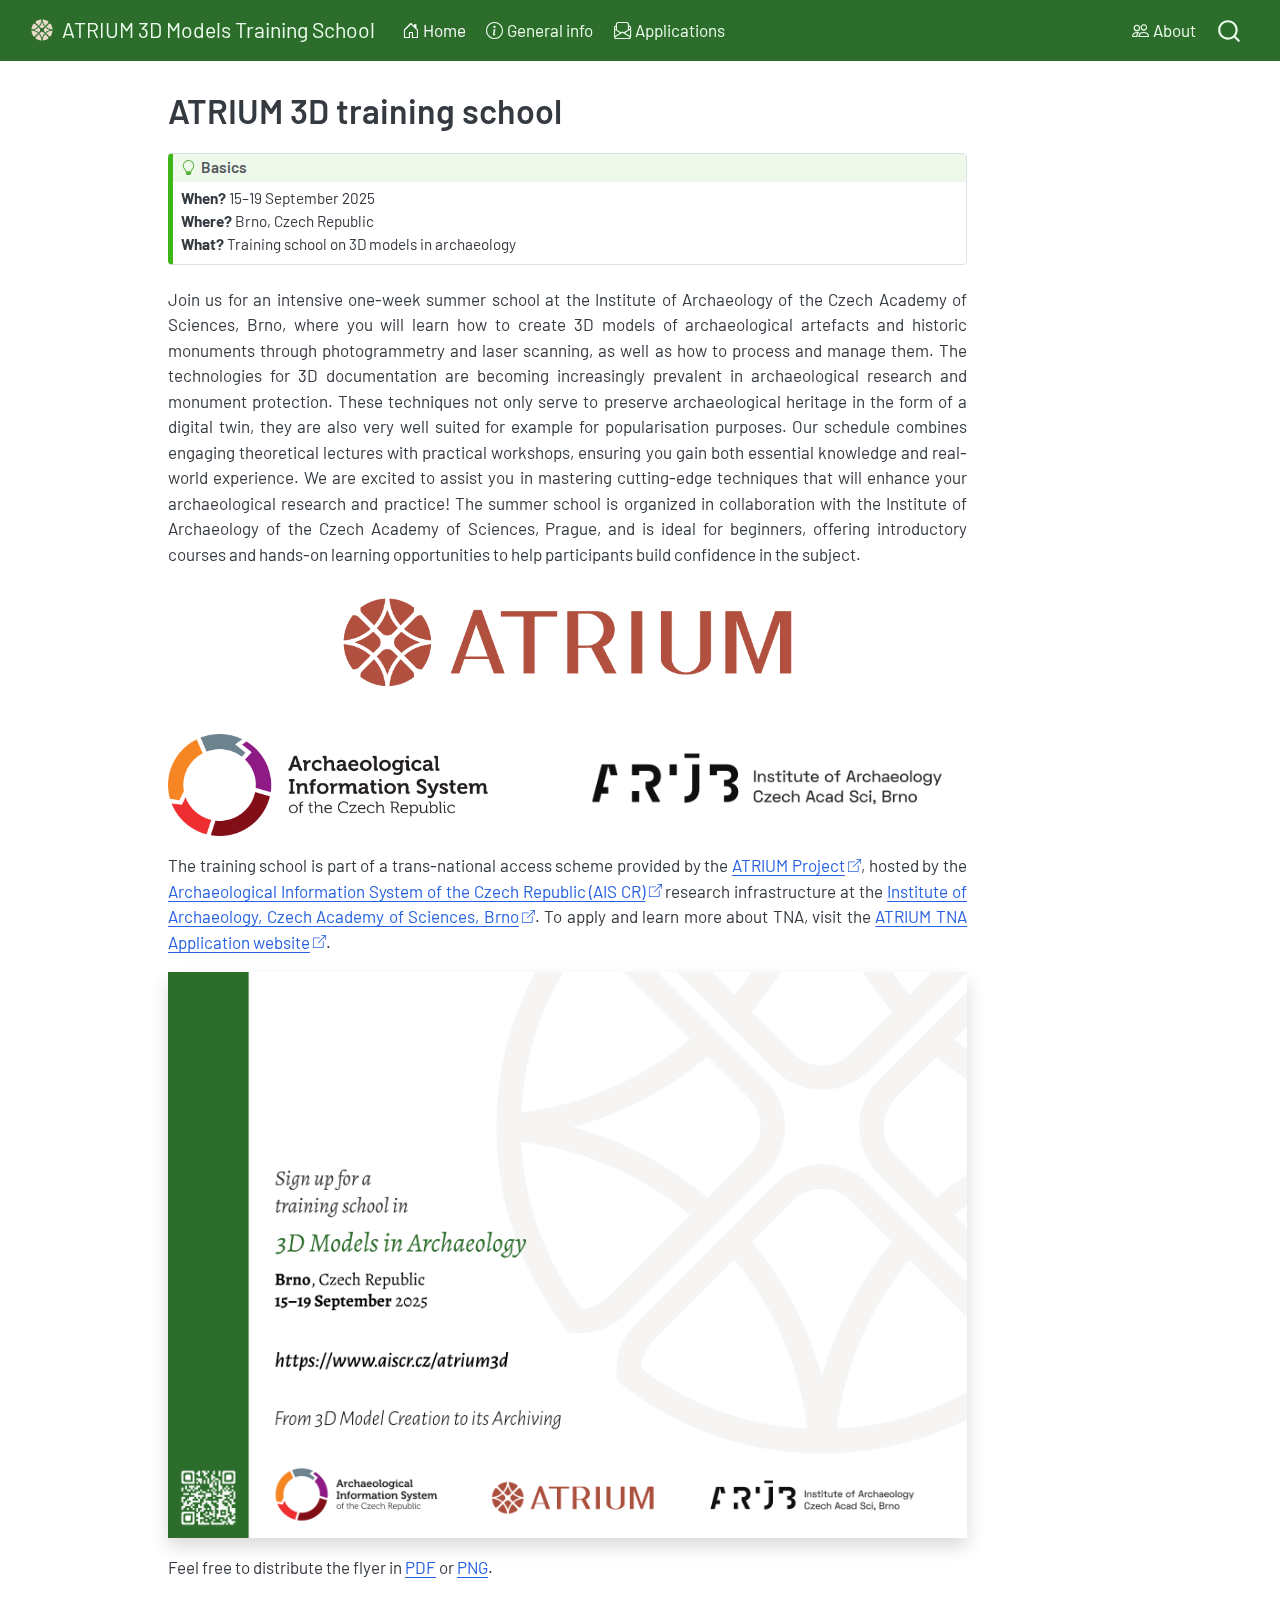
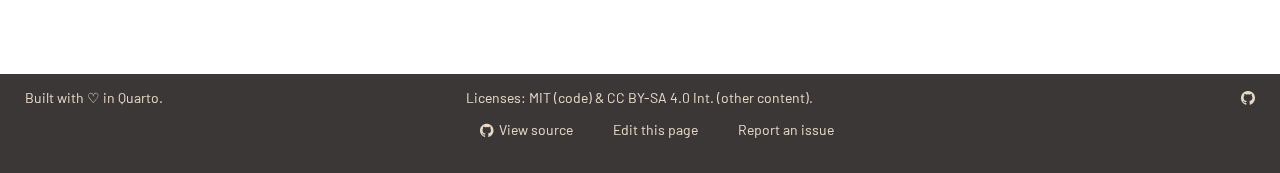
<file: index.html>
<!DOCTYPE html>
<html xmlns="http://www.w3.org/1999/xhtml" lang="en" xml:lang="en"><head>

<meta charset="utf-8">
<meta name="generator" content="quarto-1.6.42">

<meta name="viewport" content="width=device-width, initial-scale=1.0, user-scalable=yes">


<title>ATRIUM 3D training school – ATRIUM 3D Models Training School</title>
<style>
code{white-space: pre-wrap;}
span.smallcaps{font-variant: small-caps;}
div.columns{display: flex; gap: min(4vw, 1.5em);}
div.column{flex: auto; overflow-x: auto;}
div.hanging-indent{margin-left: 1.5em; text-indent: -1.5em;}
ul.task-list{list-style: none;}
ul.task-list li input[type="checkbox"] {
  width: 0.8em;
  margin: 0 0.8em 0.2em -1em; /* quarto-specific, see https://github.com/quarto-dev/quarto-cli/issues/4556 */ 
  vertical-align: middle;
}
</style>


<script src="site_libs/quarto-nav/quarto-nav.js"></script>
<script src="site_libs/clipboard/clipboard.min.js"></script>
<script src="site_libs/quarto-search/autocomplete.umd.js"></script>
<script src="site_libs/quarto-search/fuse.min.js"></script>
<script src="site_libs/quarto-search/quarto-search.js"></script>
<meta name="quarto:offset" content="./">
<script src="site_libs/quarto-html/quarto.js"></script>
<script src="site_libs/quarto-html/popper.min.js"></script>
<script src="site_libs/quarto-html/tippy.umd.min.js"></script>
<script src="site_libs/quarto-html/anchor.min.js"></script>
<link href="site_libs/quarto-html/tippy.css" rel="stylesheet">
<link href="site_libs/quarto-html/quarto-syntax-highlighting-2f5df379a58b258e96c21c0638c20c03.css" rel="stylesheet" id="quarto-text-highlighting-styles">
<script src="site_libs/bootstrap/bootstrap.min.js"></script>
<link href="site_libs/bootstrap/bootstrap-icons.css" rel="stylesheet">
<link href="site_libs/bootstrap/bootstrap-ee923056fdda72fcc11fca112241bcdf.min.css" rel="stylesheet" append-hash="true" id="quarto-bootstrap" data-mode="light">
<script id="quarto-search-options" type="application/json">{
  "location": "navbar",
  "copy-button": false,
  "collapse-after": 3,
  "panel-placement": "end",
  "type": "overlay",
  "limit": 50,
  "keyboard-shortcut": [
    "f",
    "/",
    "s"
  ],
  "show-item-context": false,
  "language": {
    "search-no-results-text": "No results",
    "search-matching-documents-text": "matching documents",
    "search-copy-link-title": "Copy link to search",
    "search-hide-matches-text": "Hide additional matches",
    "search-more-match-text": "more match in this document",
    "search-more-matches-text": "more matches in this document",
    "search-clear-button-title": "Clear",
    "search-text-placeholder": "",
    "search-detached-cancel-button-title": "Cancel",
    "search-submit-button-title": "Submit",
    "search-label": "Search"
  }
}</script>
<link href="https://fonts.googleapis.com/css2?family=Barlow:ital,wght@0,100;0,200;0,300;0,400;0,500;0,600;0,700;0,800;0,900;1,100;1,200;1,300;1,400;1,500;1,600;1,700;1,800;1,900&amp;display=swap" rel="stylesheet">


<link rel="stylesheet" href="styles.css">
</head>

<body class="nav-fixed">

<div id="quarto-search-results"></div>
  <header id="quarto-header" class="headroom fixed-top">
    <nav class="navbar navbar-expand-lg " data-bs-theme="dark">
      <div class="navbar-container container-fluid">
      <div class="navbar-brand-container mx-auto">
    <a href="./index.html" class="navbar-brand navbar-brand-logo">
    <img src="./figs/BrandmarkSunbleached.png" alt="" class="navbar-logo">
    </a>
    <a class="navbar-brand" href="./index.html">
    <span class="navbar-title">ATRIUM 3D Models Training School</span>
    </a>
  </div>
            <div id="quarto-search" class="" title="Search"></div>
          <button class="navbar-toggler" type="button" data-bs-toggle="collapse" data-bs-target="#navbarCollapse" aria-controls="navbarCollapse" role="menu" aria-expanded="false" aria-label="Toggle navigation" onclick="if (window.quartoToggleHeadroom) { window.quartoToggleHeadroom(); }">
  <span class="navbar-toggler-icon"></span>
</button>
          <div class="collapse navbar-collapse" id="navbarCollapse">
            <ul class="navbar-nav navbar-nav-scroll me-auto">
  <li class="nav-item">
    <a class="nav-link active" href="./index.html" aria-current="page"> <i class="bi bi-house-door" role="img">
</i> 
<span class="menu-text">Home</span></a>
  </li>  
  <li class="nav-item">
    <a class="nav-link" href="./info.html"> <i class="bi bi-info-circle" role="img">
</i> 
<span class="menu-text">General info</span></a>
  </li>  
  <li class="nav-item">
    <a class="nav-link" href="./applications.html"> <i class="bi bi-envelope-paper" role="img">
</i> 
<span class="menu-text">Applications</span></a>
  </li>  
</ul>
            <ul class="navbar-nav navbar-nav-scroll ms-auto">
  <li class="nav-item">
    <a class="nav-link" href="./about.html"> <i class="bi bi-people" role="img">
</i> 
<span class="menu-text">About</span></a>
  </li>  
</ul>
          </div> <!-- /navcollapse -->
            <div class="quarto-navbar-tools">
</div>
      </div> <!-- /container-fluid -->
    </nav>
</header>
<!-- content -->
<div id="quarto-content" class="quarto-container page-columns page-rows-contents page-layout-article page-navbar">
<!-- sidebar -->
<!-- margin-sidebar -->
    <div id="quarto-margin-sidebar" class="sidebar margin-sidebar zindex-bottom">
        
    </div>
<!-- main -->
<main class="content" id="quarto-document-content">

<header id="title-block-header" class="quarto-title-block default">
<div class="quarto-title">
<h1 class="title">ATRIUM 3D training school</h1>
</div>



<div class="quarto-title-meta">

    
  
    
  </div>
  


</header>


<div class="callout callout-style-default callout-tip callout-titled">
<div class="callout-header d-flex align-content-center">
<div class="callout-icon-container">
<i class="callout-icon"></i>
</div>
<div class="callout-title-container flex-fill">
Basics
</div>
</div>
<div class="callout-body-container callout-body">
<p><strong>When?</strong> 15–19 September 2025<br>
<strong>Where?</strong> Brno, Czech Republic<br>
<strong>What?</strong> Training school on 3D models in archaeology</p>
</div>
</div>
<div class="justify">
<p>Join us for an intensive one-week summer school at the Institute of Archaeology of the Czech Academy of Sciences, Brno, where you will learn how to create 3D models of archaeological artefacts and historic monuments through photogrammetry and laser scanning, as well as how to process and manage them. The technologies for 3D documentation are becoming increasingly prevalent in archaeological research and monument protection. These techniques not only serve to preserve archaeological heritage in the form of a digital twin, they are also very well suited for example for popularisation purposes. Our schedule combines engaging theoretical lectures with practical workshops, ensuring you gain both essential knowledge and real-world experience. We are excited to assist you in mastering cutting-edge techniques that will enhance your archaeological research and practice! The summer school is organized in collaboration with the Institute of Archaeology of the Czech Academy of Sciences, Prague, and is ideal for beginners, offering introductory courses and hands-on learning opportunities to help participants build confidence in the subject.</p>
</div>
<div class="quarto-figure quarto-figure-center">
<figure class="figure">
<p><a href="https://atrium-research.eu"><img src="figs/Clay.png" class="img-fluid quarto-figure quarto-figure-center figure-img" style="width:60.0%"></a></p>
</figure>
</div>
<div class="columns">
<div class="column" style="width:40%;">
<p><a href="https://www.aiscr.cz/en/"><img src="figs/aiscr.png" class="img-fluid"></a></p>
</div><div class="column" style="width:10%;">

</div><div class="column" style="width:50%;">
<p><a href="https://www.arub.cz/"><img src="figs/arub.png" class="img-fluid"></a></p>
</div>
</div>
<div class="justify">
<p>The training school is part of a trans-national access scheme provided by the <a href="https://atrium-research.eu" class="external">ATRIUM Project</a>, hosted by the <a href="https://aiscr.cz/" class="external">Archaeological Information System of the Czech Republic (AIS CR)</a> research infrastructure at the <a href="https://arub.cz/" class="external">Institute of Archaeology, Czech Academy of Sciences, Brno</a>. To apply and learn more about TNA, visit the <a href="https://atrium-research.eu/transnational-access-scheme-application-process-summer-schools" class="external">ATRIUM TNA Application website</a>.</p>
</div>
<p><a href="flyer/atRium_A4.pdf"><img src="flyer/atRium_A4.png" class="shadow img-fluid"></a></p>
<p>Feel free to distribute the flyer in <a href="flyer/atRium_A4.pdf">PDF</a> or <a href="flyer/atRium_A4.png">PNG</a>.</p>



</main> <!-- /main -->
<script id="quarto-html-after-body" type="application/javascript">
window.document.addEventListener("DOMContentLoaded", function (event) {
  const toggleBodyColorMode = (bsSheetEl) => {
    const mode = bsSheetEl.getAttribute("data-mode");
    const bodyEl = window.document.querySelector("body");
    if (mode === "dark") {
      bodyEl.classList.add("quarto-dark");
      bodyEl.classList.remove("quarto-light");
    } else {
      bodyEl.classList.add("quarto-light");
      bodyEl.classList.remove("quarto-dark");
    }
  }
  const toggleBodyColorPrimary = () => {
    const bsSheetEl = window.document.querySelector("link#quarto-bootstrap");
    if (bsSheetEl) {
      toggleBodyColorMode(bsSheetEl);
    }
  }
  toggleBodyColorPrimary();  
  const icon = "";
  const anchorJS = new window.AnchorJS();
  anchorJS.options = {
    placement: 'right',
    icon: icon
  };
  anchorJS.add('.anchored');
  const isCodeAnnotation = (el) => {
    for (const clz of el.classList) {
      if (clz.startsWith('code-annotation-')) {                     
        return true;
      }
    }
    return false;
  }
  const onCopySuccess = function(e) {
    // button target
    const button = e.trigger;
    // don't keep focus
    button.blur();
    // flash "checked"
    button.classList.add('code-copy-button-checked');
    var currentTitle = button.getAttribute("title");
    button.setAttribute("title", "Copied!");
    let tooltip;
    if (window.bootstrap) {
      button.setAttribute("data-bs-toggle", "tooltip");
      button.setAttribute("data-bs-placement", "left");
      button.setAttribute("data-bs-title", "Copied!");
      tooltip = new bootstrap.Tooltip(button, 
        { trigger: "manual", 
          customClass: "code-copy-button-tooltip",
          offset: [0, -8]});
      tooltip.show();    
    }
    setTimeout(function() {
      if (tooltip) {
        tooltip.hide();
        button.removeAttribute("data-bs-title");
        button.removeAttribute("data-bs-toggle");
        button.removeAttribute("data-bs-placement");
      }
      button.setAttribute("title", currentTitle);
      button.classList.remove('code-copy-button-checked');
    }, 1000);
    // clear code selection
    e.clearSelection();
  }
  const getTextToCopy = function(trigger) {
      const codeEl = trigger.previousElementSibling.cloneNode(true);
      for (const childEl of codeEl.children) {
        if (isCodeAnnotation(childEl)) {
          childEl.remove();
        }
      }
      return codeEl.innerText;
  }
  const clipboard = new window.ClipboardJS('.code-copy-button:not([data-in-quarto-modal])', {
    text: getTextToCopy
  });
  clipboard.on('success', onCopySuccess);
  if (window.document.getElementById('quarto-embedded-source-code-modal')) {
    const clipboardModal = new window.ClipboardJS('.code-copy-button[data-in-quarto-modal]', {
      text: getTextToCopy,
      container: window.document.getElementById('quarto-embedded-source-code-modal')
    });
    clipboardModal.on('success', onCopySuccess);
  }
    var localhostRegex = new RegExp(/^(?:http|https):\/\/localhost\:?[0-9]*\//);
    var mailtoRegex = new RegExp(/^mailto:/);
      var filterRegex = new RegExp("https:\/\/ARUP-CAS\.github\.io\/atrium-school3d\/");
    var isInternal = (href) => {
        return filterRegex.test(href) || localhostRegex.test(href) || mailtoRegex.test(href);
    }
    // Inspect non-navigation links and adorn them if external
 	var links = window.document.querySelectorAll('a[href]:not(.nav-link):not(.navbar-brand):not(.toc-action):not(.sidebar-link):not(.sidebar-item-toggle):not(.pagination-link):not(.no-external):not([aria-hidden]):not(.dropdown-item):not(.quarto-navigation-tool):not(.about-link)');
    for (var i=0; i<links.length; i++) {
      const link = links[i];
      if (!isInternal(link.href)) {
        // undo the damage that might have been done by quarto-nav.js in the case of
        // links that we want to consider external
        if (link.dataset.originalHref !== undefined) {
          link.href = link.dataset.originalHref;
        }
          // target, if specified
          link.setAttribute("target", "_blank");
          if (link.getAttribute("rel") === null) {
            link.setAttribute("rel", "noopener");
          }
      }
    }
  function tippyHover(el, contentFn, onTriggerFn, onUntriggerFn) {
    const config = {
      allowHTML: true,
      maxWidth: 500,
      delay: 100,
      arrow: false,
      appendTo: function(el) {
          return el.parentElement;
      },
      interactive: true,
      interactiveBorder: 10,
      theme: 'quarto',
      placement: 'bottom-start',
    };
    if (contentFn) {
      config.content = contentFn;
    }
    if (onTriggerFn) {
      config.onTrigger = onTriggerFn;
    }
    if (onUntriggerFn) {
      config.onUntrigger = onUntriggerFn;
    }
    window.tippy(el, config); 
  }
  const noterefs = window.document.querySelectorAll('a[role="doc-noteref"]');
  for (var i=0; i<noterefs.length; i++) {
    const ref = noterefs[i];
    tippyHover(ref, function() {
      // use id or data attribute instead here
      let href = ref.getAttribute('data-footnote-href') || ref.getAttribute('href');
      try { href = new URL(href).hash; } catch {}
      const id = href.replace(/^#\/?/, "");
      const note = window.document.getElementById(id);
      if (note) {
        return note.innerHTML;
      } else {
        return "";
      }
    });
  }
  const xrefs = window.document.querySelectorAll('a.quarto-xref');
  const processXRef = (id, note) => {
    // Strip column container classes
    const stripColumnClz = (el) => {
      el.classList.remove("page-full", "page-columns");
      if (el.children) {
        for (const child of el.children) {
          stripColumnClz(child);
        }
      }
    }
    stripColumnClz(note)
    if (id === null || id.startsWith('sec-')) {
      // Special case sections, only their first couple elements
      const container = document.createElement("div");
      if (note.children && note.children.length > 2) {
        container.appendChild(note.children[0].cloneNode(true));
        for (let i = 1; i < note.children.length; i++) {
          const child = note.children[i];
          if (child.tagName === "P" && child.innerText === "") {
            continue;
          } else {
            container.appendChild(child.cloneNode(true));
            break;
          }
        }
        if (window.Quarto?.typesetMath) {
          window.Quarto.typesetMath(container);
        }
        return container.innerHTML
      } else {
        if (window.Quarto?.typesetMath) {
          window.Quarto.typesetMath(note);
        }
        return note.innerHTML;
      }
    } else {
      // Remove any anchor links if they are present
      const anchorLink = note.querySelector('a.anchorjs-link');
      if (anchorLink) {
        anchorLink.remove();
      }
      if (window.Quarto?.typesetMath) {
        window.Quarto.typesetMath(note);
      }
      if (note.classList.contains("callout")) {
        return note.outerHTML;
      } else {
        return note.innerHTML;
      }
    }
  }
  for (var i=0; i<xrefs.length; i++) {
    const xref = xrefs[i];
    tippyHover(xref, undefined, function(instance) {
      instance.disable();
      let url = xref.getAttribute('href');
      let hash = undefined; 
      if (url.startsWith('#')) {
        hash = url;
      } else {
        try { hash = new URL(url).hash; } catch {}
      }
      if (hash) {
        const id = hash.replace(/^#\/?/, "");
        const note = window.document.getElementById(id);
        if (note !== null) {
          try {
            const html = processXRef(id, note.cloneNode(true));
            instance.setContent(html);
          } finally {
            instance.enable();
            instance.show();
          }
        } else {
          // See if we can fetch this
          fetch(url.split('#')[0])
          .then(res => res.text())
          .then(html => {
            const parser = new DOMParser();
            const htmlDoc = parser.parseFromString(html, "text/html");
            const note = htmlDoc.getElementById(id);
            if (note !== null) {
              const html = processXRef(id, note);
              instance.setContent(html);
            } 
          }).finally(() => {
            instance.enable();
            instance.show();
          });
        }
      } else {
        // See if we can fetch a full url (with no hash to target)
        // This is a special case and we should probably do some content thinning / targeting
        fetch(url)
        .then(res => res.text())
        .then(html => {
          const parser = new DOMParser();
          const htmlDoc = parser.parseFromString(html, "text/html");
          const note = htmlDoc.querySelector('main.content');
          if (note !== null) {
            // This should only happen for chapter cross references
            // (since there is no id in the URL)
            // remove the first header
            if (note.children.length > 0 && note.children[0].tagName === "HEADER") {
              note.children[0].remove();
            }
            const html = processXRef(null, note);
            instance.setContent(html);
          } 
        }).finally(() => {
          instance.enable();
          instance.show();
        });
      }
    }, function(instance) {
    });
  }
      let selectedAnnoteEl;
      const selectorForAnnotation = ( cell, annotation) => {
        let cellAttr = 'data-code-cell="' + cell + '"';
        let lineAttr = 'data-code-annotation="' +  annotation + '"';
        const selector = 'span[' + cellAttr + '][' + lineAttr + ']';
        return selector;
      }
      const selectCodeLines = (annoteEl) => {
        const doc = window.document;
        const targetCell = annoteEl.getAttribute("data-target-cell");
        const targetAnnotation = annoteEl.getAttribute("data-target-annotation");
        const annoteSpan = window.document.querySelector(selectorForAnnotation(targetCell, targetAnnotation));
        const lines = annoteSpan.getAttribute("data-code-lines").split(",");
        const lineIds = lines.map((line) => {
          return targetCell + "-" + line;
        })
        let top = null;
        let height = null;
        let parent = null;
        if (lineIds.length > 0) {
            //compute the position of the single el (top and bottom and make a div)
            const el = window.document.getElementById(lineIds[0]);
            top = el.offsetTop;
            height = el.offsetHeight;
            parent = el.parentElement.parentElement;
          if (lineIds.length > 1) {
            const lastEl = window.document.getElementById(lineIds[lineIds.length - 1]);
            const bottom = lastEl.offsetTop + lastEl.offsetHeight;
            height = bottom - top;
          }
          if (top !== null && height !== null && parent !== null) {
            // cook up a div (if necessary) and position it 
            let div = window.document.getElementById("code-annotation-line-highlight");
            if (div === null) {
              div = window.document.createElement("div");
              div.setAttribute("id", "code-annotation-line-highlight");
              div.style.position = 'absolute';
              parent.appendChild(div);
            }
            div.style.top = top - 2 + "px";
            div.style.height = height + 4 + "px";
            div.style.left = 0;
            let gutterDiv = window.document.getElementById("code-annotation-line-highlight-gutter");
            if (gutterDiv === null) {
              gutterDiv = window.document.createElement("div");
              gutterDiv.setAttribute("id", "code-annotation-line-highlight-gutter");
              gutterDiv.style.position = 'absolute';
              const codeCell = window.document.getElementById(targetCell);
              const gutter = codeCell.querySelector('.code-annotation-gutter');
              gutter.appendChild(gutterDiv);
            }
            gutterDiv.style.top = top - 2 + "px";
            gutterDiv.style.height = height + 4 + "px";
          }
          selectedAnnoteEl = annoteEl;
        }
      };
      const unselectCodeLines = () => {
        const elementsIds = ["code-annotation-line-highlight", "code-annotation-line-highlight-gutter"];
        elementsIds.forEach((elId) => {
          const div = window.document.getElementById(elId);
          if (div) {
            div.remove();
          }
        });
        selectedAnnoteEl = undefined;
      };
        // Handle positioning of the toggle
    window.addEventListener(
      "resize",
      throttle(() => {
        elRect = undefined;
        if (selectedAnnoteEl) {
          selectCodeLines(selectedAnnoteEl);
        }
      }, 10)
    );
    function throttle(fn, ms) {
    let throttle = false;
    let timer;
      return (...args) => {
        if(!throttle) { // first call gets through
            fn.apply(this, args);
            throttle = true;
        } else { // all the others get throttled
            if(timer) clearTimeout(timer); // cancel #2
            timer = setTimeout(() => {
              fn.apply(this, args);
              timer = throttle = false;
            }, ms);
        }
      };
    }
      // Attach click handler to the DT
      const annoteDls = window.document.querySelectorAll('dt[data-target-cell]');
      for (const annoteDlNode of annoteDls) {
        annoteDlNode.addEventListener('click', (event) => {
          const clickedEl = event.target;
          if (clickedEl !== selectedAnnoteEl) {
            unselectCodeLines();
            const activeEl = window.document.querySelector('dt[data-target-cell].code-annotation-active');
            if (activeEl) {
              activeEl.classList.remove('code-annotation-active');
            }
            selectCodeLines(clickedEl);
            clickedEl.classList.add('code-annotation-active');
          } else {
            // Unselect the line
            unselectCodeLines();
            clickedEl.classList.remove('code-annotation-active');
          }
        });
      }
  const findCites = (el) => {
    const parentEl = el.parentElement;
    if (parentEl) {
      const cites = parentEl.dataset.cites;
      if (cites) {
        return {
          el,
          cites: cites.split(' ')
        };
      } else {
        return findCites(el.parentElement)
      }
    } else {
      return undefined;
    }
  };
  var bibliorefs = window.document.querySelectorAll('a[role="doc-biblioref"]');
  for (var i=0; i<bibliorefs.length; i++) {
    const ref = bibliorefs[i];
    const citeInfo = findCites(ref);
    if (citeInfo) {
      tippyHover(citeInfo.el, function() {
        var popup = window.document.createElement('div');
        citeInfo.cites.forEach(function(cite) {
          var citeDiv = window.document.createElement('div');
          citeDiv.classList.add('hanging-indent');
          citeDiv.classList.add('csl-entry');
          var biblioDiv = window.document.getElementById('ref-' + cite);
          if (biblioDiv) {
            citeDiv.innerHTML = biblioDiv.innerHTML;
          }
          popup.appendChild(citeDiv);
        });
        return popup.innerHTML;
      });
    }
  }
});
</script>
</div> <!-- /content -->
<footer class="footer">
  <div class="nav-footer">
    <div class="nav-footer-left">
      <ul class="footer-items list-unstyled">
    <li class="nav-item">
    <a class="nav-link" href="https://www.quarto.org/">
<p>Built with ♡ in Quarto.</p>
</a>
  </li>  
</ul>
    </div>   
    <div class="nav-footer-center">
      <ul class="footer-items list-unstyled">
    <li class="nav-item">
 Licenses: MIT (code) &amp; CC BY-SA 4.0 Int. (other content).
  </li>  
</ul>
    <div class="toc-actions"><ul><li><a href="https://github.com/arup-cas/atrium-school3d/blob/main/index.qmd" class="toc-action"><i class="bi bi-github"></i>View source</a></li><li><a href="https://github.com/arup-cas/atrium-school3d/edit/main/index.qmd" class="toc-action"><i class="bi empty"></i>Edit this page</a></li><li><a href="https://github.com/arup-cas/atrium-school3d/issues/new" class="toc-action"><i class="bi empty"></i>Report an issue</a></li></ul></div></div>
    <div class="nav-footer-right">
      <ul class="footer-items list-unstyled">
    <li class="nav-item compact">
    <a class="nav-link" href="https://github.com/arup-cas/atrium-school3d">
      <i class="bi bi-github" role="img">
</i> 
    </a>
  </li>  
</ul>
    </div>
  </div>
</footer>




</body></html>
</file>
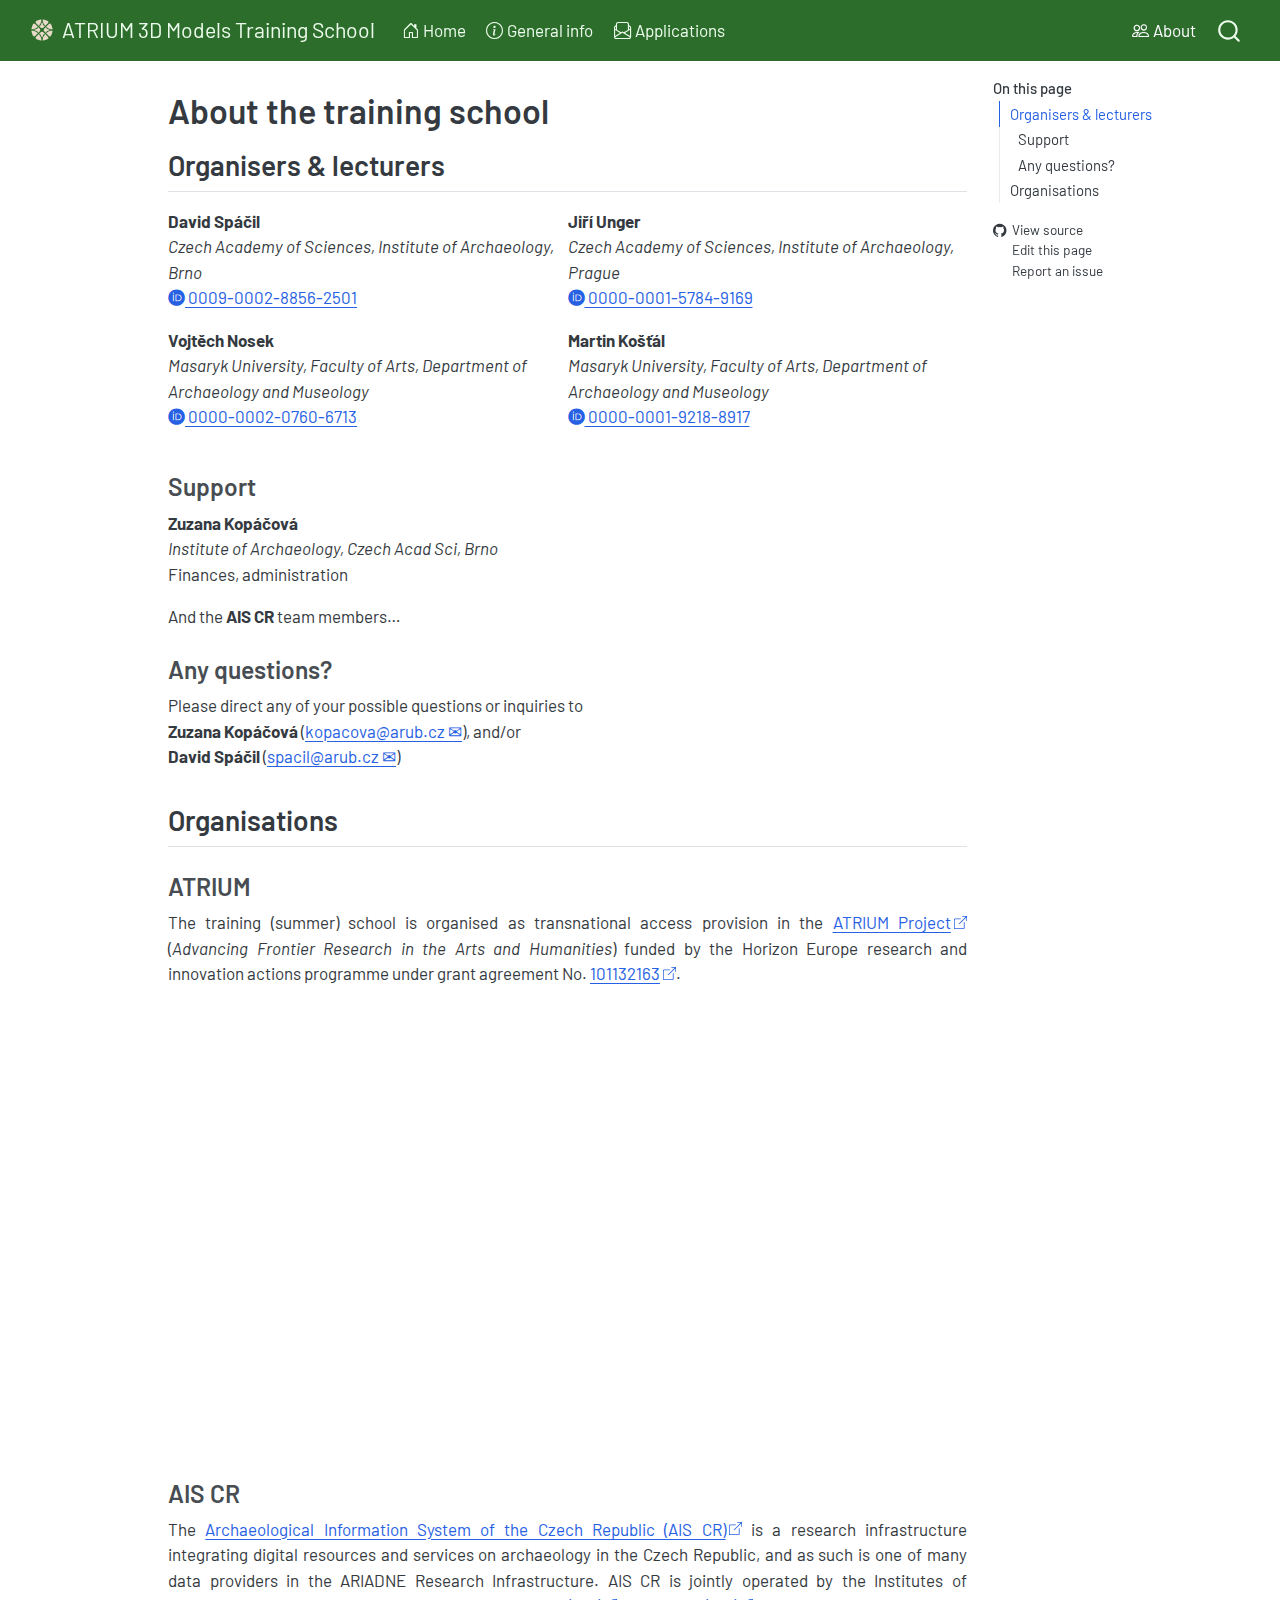
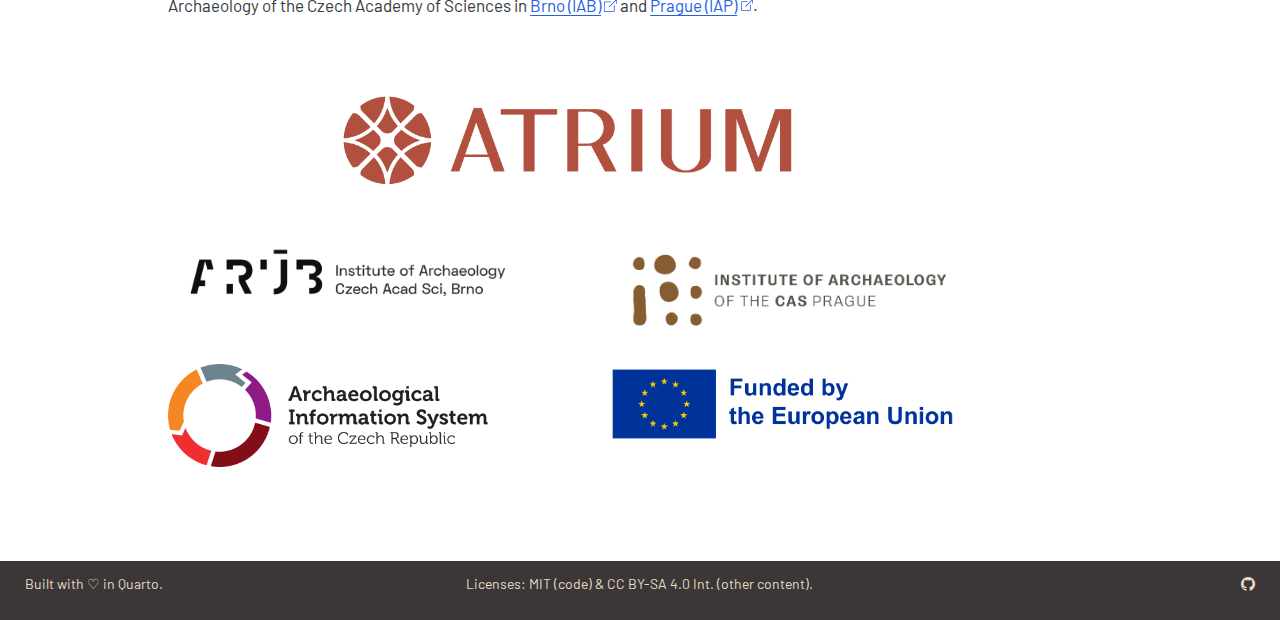
<file: about.html>
<!DOCTYPE html>
<html xmlns="http://www.w3.org/1999/xhtml" lang="en" xml:lang="en"><head>

<meta charset="utf-8">
<meta name="generator" content="quarto-1.6.42">

<meta name="viewport" content="width=device-width, initial-scale=1.0, user-scalable=yes">


<title>About the training school – ATRIUM 3D Models Training School</title>
<style>
code{white-space: pre-wrap;}
span.smallcaps{font-variant: small-caps;}
div.columns{display: flex; gap: min(4vw, 1.5em);}
div.column{flex: auto; overflow-x: auto;}
div.hanging-indent{margin-left: 1.5em; text-indent: -1.5em;}
ul.task-list{list-style: none;}
ul.task-list li input[type="checkbox"] {
  width: 0.8em;
  margin: 0 0.8em 0.2em -1em; /* quarto-specific, see https://github.com/quarto-dev/quarto-cli/issues/4556 */ 
  vertical-align: middle;
}
</style>


<script src="site_libs/quarto-nav/quarto-nav.js"></script>
<script src="site_libs/clipboard/clipboard.min.js"></script>
<script src="site_libs/quarto-search/autocomplete.umd.js"></script>
<script src="site_libs/quarto-search/fuse.min.js"></script>
<script src="site_libs/quarto-search/quarto-search.js"></script>
<meta name="quarto:offset" content="./">
<script src="site_libs/quarto-html/quarto.js"></script>
<script src="site_libs/quarto-html/popper.min.js"></script>
<script src="site_libs/quarto-html/tippy.umd.min.js"></script>
<script src="site_libs/quarto-html/anchor.min.js"></script>
<link href="site_libs/quarto-html/tippy.css" rel="stylesheet">
<link href="site_libs/quarto-html/quarto-syntax-highlighting-2f5df379a58b258e96c21c0638c20c03.css" rel="stylesheet" id="quarto-text-highlighting-styles">
<script src="site_libs/bootstrap/bootstrap.min.js"></script>
<link href="site_libs/bootstrap/bootstrap-icons.css" rel="stylesheet">
<link href="site_libs/bootstrap/bootstrap-ee923056fdda72fcc11fca112241bcdf.min.css" rel="stylesheet" append-hash="true" id="quarto-bootstrap" data-mode="light">
<link href="site_libs/quarto-contrib/academicons-1.9.2/all.css" rel="stylesheet">
<link href="site_libs/quarto-contrib/academicons-1.9.2/size.css" rel="stylesheet">
<script id="quarto-search-options" type="application/json">{
  "location": "navbar",
  "copy-button": false,
  "collapse-after": 3,
  "panel-placement": "end",
  "type": "overlay",
  "limit": 50,
  "keyboard-shortcut": [
    "f",
    "/",
    "s"
  ],
  "show-item-context": false,
  "language": {
    "search-no-results-text": "No results",
    "search-matching-documents-text": "matching documents",
    "search-copy-link-title": "Copy link to search",
    "search-hide-matches-text": "Hide additional matches",
    "search-more-match-text": "more match in this document",
    "search-more-matches-text": "more matches in this document",
    "search-clear-button-title": "Clear",
    "search-text-placeholder": "",
    "search-detached-cancel-button-title": "Cancel",
    "search-submit-button-title": "Submit",
    "search-label": "Search"
  }
}</script>
<link href="https://fonts.googleapis.com/css2?family=Barlow:ital,wght@0,100;0,200;0,300;0,400;0,500;0,600;0,700;0,800;0,900;1,100;1,200;1,300;1,400;1,500;1,600;1,700;1,800;1,900&amp;display=swap" rel="stylesheet">


<link rel="stylesheet" href="styles.css">
</head>

<body class="nav-fixed">

<div id="quarto-search-results"></div>
  <header id="quarto-header" class="headroom fixed-top">
    <nav class="navbar navbar-expand-lg " data-bs-theme="dark">
      <div class="navbar-container container-fluid">
      <div class="navbar-brand-container mx-auto">
    <a href="./index.html" class="navbar-brand navbar-brand-logo">
    <img src="./figs/BrandmarkSunbleached.png" alt="" class="navbar-logo">
    </a>
    <a class="navbar-brand" href="./index.html">
    <span class="navbar-title">ATRIUM 3D Models Training School</span>
    </a>
  </div>
            <div id="quarto-search" class="" title="Search"></div>
          <button class="navbar-toggler" type="button" data-bs-toggle="collapse" data-bs-target="#navbarCollapse" aria-controls="navbarCollapse" role="menu" aria-expanded="false" aria-label="Toggle navigation" onclick="if (window.quartoToggleHeadroom) { window.quartoToggleHeadroom(); }">
  <span class="navbar-toggler-icon"></span>
</button>
          <div class="collapse navbar-collapse" id="navbarCollapse">
            <ul class="navbar-nav navbar-nav-scroll me-auto">
  <li class="nav-item">
    <a class="nav-link" href="./index.html"> <i class="bi bi-house-door" role="img">
</i> 
<span class="menu-text">Home</span></a>
  </li>  
  <li class="nav-item">
    <a class="nav-link" href="./info.html"> <i class="bi bi-info-circle" role="img">
</i> 
<span class="menu-text">General info</span></a>
  </li>  
  <li class="nav-item">
    <a class="nav-link" href="./applications.html"> <i class="bi bi-envelope-paper" role="img">
</i> 
<span class="menu-text">Applications</span></a>
  </li>  
</ul>
            <ul class="navbar-nav navbar-nav-scroll ms-auto">
  <li class="nav-item">
    <a class="nav-link active" href="./about.html" aria-current="page"> <i class="bi bi-people" role="img">
</i> 
<span class="menu-text">About</span></a>
  </li>  
</ul>
          </div> <!-- /navcollapse -->
            <div class="quarto-navbar-tools">
</div>
      </div> <!-- /container-fluid -->
    </nav>
</header>
<!-- content -->
<div id="quarto-content" class="quarto-container page-columns page-rows-contents page-layout-article page-navbar">
<!-- sidebar -->
<!-- margin-sidebar -->
    <div id="quarto-margin-sidebar" class="sidebar margin-sidebar">
        <nav id="TOC" role="doc-toc" class="toc-active">
    <h2 id="toc-title">On this page</h2>
   
  <ul>
  <li><a href="#organisers-lecturers" id="toc-organisers-lecturers" class="nav-link active" data-scroll-target="#organisers-lecturers">Organisers &amp; lecturers</a>
  <ul class="collapse">
  <li><a href="#support" id="toc-support" class="nav-link" data-scroll-target="#support">Support</a></li>
  <li><a href="#any-questions" id="toc-any-questions" class="nav-link" data-scroll-target="#any-questions">Any questions?</a></li>
  </ul></li>
  <li><a href="#organisations" id="toc-organisations" class="nav-link" data-scroll-target="#organisations">Organisations</a>
  <ul class="collapse">
  <li><a href="#atrium" id="toc-atrium" class="nav-link" data-scroll-target="#atrium">ATRIUM</a></li>
  <li><a href="#ais-cr" id="toc-ais-cr" class="nav-link" data-scroll-target="#ais-cr">AIS CR</a></li>
  <li><a href="#section" id="toc-section" class="nav-link" data-scroll-target="#section"></a></li>
  </ul></li>
  </ul>
<div class="toc-actions"><ul><li><a href="https://github.com/arup-cas/atrium-school3d/blob/main/about.qmd" class="toc-action"><i class="bi bi-github"></i>View source</a></li><li><a href="https://github.com/arup-cas/atrium-school3d/edit/main/about.qmd" class="toc-action"><i class="bi empty"></i>Edit this page</a></li><li><a href="https://github.com/arup-cas/atrium-school3d/issues/new" class="toc-action"><i class="bi empty"></i>Report an issue</a></li></ul></div></nav>
    </div>
<!-- main -->
<main class="content" id="quarto-document-content">

<header id="title-block-header" class="quarto-title-block default">
<div class="quarto-title">
<h1 class="title">About the training school</h1>
</div>



<div class="quarto-title-meta">

    
  
    
  </div>
  


</header>


<section id="organisers-lecturers" class="level2">
<h2 class="anchored" data-anchor-id="organisers-lecturers">Organisers &amp; lecturers</h2>
<div class="columns">
<div class="column" style="width:50%;">
<p><strong>David Spáčil</strong><br>
<em>Czech Academy of Sciences, Institute of Archaeology, Brno</em><br>
<a href="https://orcid.org/0009-0002-8856-2501"><i class="ai  ai-orcid"></i> 0009-0002-8856-2501</a></p>
<p><strong>Vojtěch Nosek</strong><br>
<em>Masaryk University, Faculty of Arts, Department of Archaeology and Museology</em><br>
<a href="https://orcid.org/0000-0002-0760-6713"><i class="ai  ai-orcid"></i> 0000-0002-0760-6713</a></p>
</div><div class="column" style="width:50%;">
<p><strong>Jiří Unger</strong><br>
<em>Czech Academy of Sciences, Institute of Archaeology, Prague</em><br>
<a href="https://orcid.org/0000-0001-5784-9169"><i class="ai  ai-orcid"></i> 0000-0001-5784-9169</a></p>
<p><strong>Martin Košťál</strong><br>
<em>Masaryk University, Faculty of Arts, Department of Archaeology and Museology</em><br>
<a href="https://orcid.org/0000-0001-9218-8917"><i class="ai  ai-orcid"></i> 0000-0001-9218-8917</a></p>
</div>
</div>
<section id="support" class="level3">
<h3 class="anchored" data-anchor-id="support">Support</h3>
<div class="columns">
<div class="column" style="width:50%;">
<p><strong>Zuzana Kopáčová</strong><br>
<em>Institute of Archaeology, Czech Acad Sci, Brno</em><br>
Finances, administration</p>
</div><div class="column" style="width:50%;">

</div>
</div>
<p>And the <strong>AIS CR</strong> team members…</p>
</section>
<section id="any-questions" class="level3">
<h3 class="anchored" data-anchor-id="any-questions">Any questions?</h3>
<p>Please direct any of your possible questions or inquiries to<br>
<strong>Zuzana Kopáčová</strong> (<a href="mailto:kopacova@arub.cz">kopacova@arub.cz ✉</a>), and/or<br>
<strong>David Spáčil</strong> (<a href="mailto:spacil@arub.cz">spacil@arub.cz ✉</a>)</p>
</section>
</section>
<section id="organisations" class="level2">
<h2 class="anchored" data-anchor-id="organisations">Organisations</h2>
<section id="atrium" class="level3">
<h3 class="anchored" data-anchor-id="atrium">ATRIUM</h3>
<div class="justify">
<p>The training (summer) school is organised as transnational access provision in the <a href="https://atrium-research.eu/" class="external">ATRIUM Project</a> (<em>Advancing Frontier Research in the Arts and Humanities</em>) funded by the Horizon Europe research and innovation actions programme under grant agreement No.&nbsp;<a href="https://cordis.europa.eu/project/id/101132163" class="external">101132163</a>.</p>
</div>
<div class="quarto-video ratio ratio-16x9"><iframe data-external="1" src="https://www.youtube.com/embed/KBE7ws6tQhE" title="" frameborder="0" allow="accelerometer; autoplay; clipboard-write; encrypted-media; gyroscope; picture-in-picture" allowfullscreen=""></iframe></div>
<!--### ARIADNE 

[ARIADNE Research Infrastructure](https://www.ariadne-research-infrastructure.eu/){.external} is a non-profit organisation that aggregates, integrates, and provides access to over 4 million archaeological data resources. 
Access is facilitated through the comprehensive data catalogue [ARIADNE Portal](https://portal.ariadne-infrastructure.eu/){.external} (see the short video below for more details) and directly through a SPARQL endpoint to the linked-open data triple store, the ARIADNE Knowledge Base.

One of the goals of the training school is to enable *programmatic* access to these resources by introducing the basics of knowledge representation in the triple store, explaining the ARIADNE [AO-Cat Ontology](https://zenodo.org/doi/10.5281/zenodo.7818374){.external}, and providing training in building SPARQL queries.











-->
</section>
<section id="ais-cr" class="level3">
<h3 class="anchored" data-anchor-id="ais-cr">AIS CR</h3>
<div class="justify">
<p>The <a href="https://www.aiscr.cz/en/" class="external">Archaeological Information System of the Czech Republic (AIS CR)</a> is a research infrastructure integrating digital resources and services on archaeology in the Czech Republic, and as such is one of many data providers in the ARIADNE Research Infrastructure. AIS CR is jointly operated by the Institutes of Archaeology of the Czech Academy of Sciences in <a href="https://www.arub.cz/" class="external">Brno (IAB)</a> and <a href="https://www.arup.cas.cz/" class="external">Prague (IAP)</a>.</p>
</div>
</section>
<section id="section" class="level3">
<h3 class="anchored" data-anchor-id="section"></h3>
<div class="quarto-figure quarto-figure-center">
<figure class="figure">
<p><a href="https://atrium-research.eu"><img src="figs/Clay.png" class="img-fluid quarto-figure quarto-figure-center figure-img" style="width:60.0%"></a></p>
</figure>
</div>
<div class="columns">
<div class="column" style="width:45%;">
<p><a href="https://www.arub.cz/"><img src="figs/arub.png" class="img-fluid"></a></p>
</div><div class="column" style="width:10%;">

</div><div class="column" style="width:45%;">
<p><a href="https://www.arup.cz/"><img src="figs/arup.png" class="img-fluid"></a></p>
</div>
</div>
<div class="columns">
<div class="column" style="width:40%;">
<p><a href="https://www.aiscr.cz/en/"><img src="figs/aiscr.png" class="img-fluid"></a></p>
</div><div class="column" style="width:15%;">

</div><div class="column" style="width:45%;">
<p><img src="figs/eu.png" class="img-fluid"></p>
</div>
</div>


</section>
</section>

</main> <!-- /main -->
<script id="quarto-html-after-body" type="application/javascript">
window.document.addEventListener("DOMContentLoaded", function (event) {
  const toggleBodyColorMode = (bsSheetEl) => {
    const mode = bsSheetEl.getAttribute("data-mode");
    const bodyEl = window.document.querySelector("body");
    if (mode === "dark") {
      bodyEl.classList.add("quarto-dark");
      bodyEl.classList.remove("quarto-light");
    } else {
      bodyEl.classList.add("quarto-light");
      bodyEl.classList.remove("quarto-dark");
    }
  }
  const toggleBodyColorPrimary = () => {
    const bsSheetEl = window.document.querySelector("link#quarto-bootstrap");
    if (bsSheetEl) {
      toggleBodyColorMode(bsSheetEl);
    }
  }
  toggleBodyColorPrimary();  
  const icon = "";
  const anchorJS = new window.AnchorJS();
  anchorJS.options = {
    placement: 'right',
    icon: icon
  };
  anchorJS.add('.anchored');
  const isCodeAnnotation = (el) => {
    for (const clz of el.classList) {
      if (clz.startsWith('code-annotation-')) {                     
        return true;
      }
    }
    return false;
  }
  const onCopySuccess = function(e) {
    // button target
    const button = e.trigger;
    // don't keep focus
    button.blur();
    // flash "checked"
    button.classList.add('code-copy-button-checked');
    var currentTitle = button.getAttribute("title");
    button.setAttribute("title", "Copied!");
    let tooltip;
    if (window.bootstrap) {
      button.setAttribute("data-bs-toggle", "tooltip");
      button.setAttribute("data-bs-placement", "left");
      button.setAttribute("data-bs-title", "Copied!");
      tooltip = new bootstrap.Tooltip(button, 
        { trigger: "manual", 
          customClass: "code-copy-button-tooltip",
          offset: [0, -8]});
      tooltip.show();    
    }
    setTimeout(function() {
      if (tooltip) {
        tooltip.hide();
        button.removeAttribute("data-bs-title");
        button.removeAttribute("data-bs-toggle");
        button.removeAttribute("data-bs-placement");
      }
      button.setAttribute("title", currentTitle);
      button.classList.remove('code-copy-button-checked');
    }, 1000);
    // clear code selection
    e.clearSelection();
  }
  const getTextToCopy = function(trigger) {
      const codeEl = trigger.previousElementSibling.cloneNode(true);
      for (const childEl of codeEl.children) {
        if (isCodeAnnotation(childEl)) {
          childEl.remove();
        }
      }
      return codeEl.innerText;
  }
  const clipboard = new window.ClipboardJS('.code-copy-button:not([data-in-quarto-modal])', {
    text: getTextToCopy
  });
  clipboard.on('success', onCopySuccess);
  if (window.document.getElementById('quarto-embedded-source-code-modal')) {
    const clipboardModal = new window.ClipboardJS('.code-copy-button[data-in-quarto-modal]', {
      text: getTextToCopy,
      container: window.document.getElementById('quarto-embedded-source-code-modal')
    });
    clipboardModal.on('success', onCopySuccess);
  }
    var localhostRegex = new RegExp(/^(?:http|https):\/\/localhost\:?[0-9]*\//);
    var mailtoRegex = new RegExp(/^mailto:/);
      var filterRegex = new RegExp("https:\/\/ARUP-CAS\.github\.io\/atrium-school3d\/");
    var isInternal = (href) => {
        return filterRegex.test(href) || localhostRegex.test(href) || mailtoRegex.test(href);
    }
    // Inspect non-navigation links and adorn them if external
 	var links = window.document.querySelectorAll('a[href]:not(.nav-link):not(.navbar-brand):not(.toc-action):not(.sidebar-link):not(.sidebar-item-toggle):not(.pagination-link):not(.no-external):not([aria-hidden]):not(.dropdown-item):not(.quarto-navigation-tool):not(.about-link)');
    for (var i=0; i<links.length; i++) {
      const link = links[i];
      if (!isInternal(link.href)) {
        // undo the damage that might have been done by quarto-nav.js in the case of
        // links that we want to consider external
        if (link.dataset.originalHref !== undefined) {
          link.href = link.dataset.originalHref;
        }
          // target, if specified
          link.setAttribute("target", "_blank");
          if (link.getAttribute("rel") === null) {
            link.setAttribute("rel", "noopener");
          }
      }
    }
  function tippyHover(el, contentFn, onTriggerFn, onUntriggerFn) {
    const config = {
      allowHTML: true,
      maxWidth: 500,
      delay: 100,
      arrow: false,
      appendTo: function(el) {
          return el.parentElement;
      },
      interactive: true,
      interactiveBorder: 10,
      theme: 'quarto',
      placement: 'bottom-start',
    };
    if (contentFn) {
      config.content = contentFn;
    }
    if (onTriggerFn) {
      config.onTrigger = onTriggerFn;
    }
    if (onUntriggerFn) {
      config.onUntrigger = onUntriggerFn;
    }
    window.tippy(el, config); 
  }
  const noterefs = window.document.querySelectorAll('a[role="doc-noteref"]');
  for (var i=0; i<noterefs.length; i++) {
    const ref = noterefs[i];
    tippyHover(ref, function() {
      // use id or data attribute instead here
      let href = ref.getAttribute('data-footnote-href') || ref.getAttribute('href');
      try { href = new URL(href).hash; } catch {}
      const id = href.replace(/^#\/?/, "");
      const note = window.document.getElementById(id);
      if (note) {
        return note.innerHTML;
      } else {
        return "";
      }
    });
  }
  const xrefs = window.document.querySelectorAll('a.quarto-xref');
  const processXRef = (id, note) => {
    // Strip column container classes
    const stripColumnClz = (el) => {
      el.classList.remove("page-full", "page-columns");
      if (el.children) {
        for (const child of el.children) {
          stripColumnClz(child);
        }
      }
    }
    stripColumnClz(note)
    if (id === null || id.startsWith('sec-')) {
      // Special case sections, only their first couple elements
      const container = document.createElement("div");
      if (note.children && note.children.length > 2) {
        container.appendChild(note.children[0].cloneNode(true));
        for (let i = 1; i < note.children.length; i++) {
          const child = note.children[i];
          if (child.tagName === "P" && child.innerText === "") {
            continue;
          } else {
            container.appendChild(child.cloneNode(true));
            break;
          }
        }
        if (window.Quarto?.typesetMath) {
          window.Quarto.typesetMath(container);
        }
        return container.innerHTML
      } else {
        if (window.Quarto?.typesetMath) {
          window.Quarto.typesetMath(note);
        }
        return note.innerHTML;
      }
    } else {
      // Remove any anchor links if they are present
      const anchorLink = note.querySelector('a.anchorjs-link');
      if (anchorLink) {
        anchorLink.remove();
      }
      if (window.Quarto?.typesetMath) {
        window.Quarto.typesetMath(note);
      }
      if (note.classList.contains("callout")) {
        return note.outerHTML;
      } else {
        return note.innerHTML;
      }
    }
  }
  for (var i=0; i<xrefs.length; i++) {
    const xref = xrefs[i];
    tippyHover(xref, undefined, function(instance) {
      instance.disable();
      let url = xref.getAttribute('href');
      let hash = undefined; 
      if (url.startsWith('#')) {
        hash = url;
      } else {
        try { hash = new URL(url).hash; } catch {}
      }
      if (hash) {
        const id = hash.replace(/^#\/?/, "");
        const note = window.document.getElementById(id);
        if (note !== null) {
          try {
            const html = processXRef(id, note.cloneNode(true));
            instance.setContent(html);
          } finally {
            instance.enable();
            instance.show();
          }
        } else {
          // See if we can fetch this
          fetch(url.split('#')[0])
          .then(res => res.text())
          .then(html => {
            const parser = new DOMParser();
            const htmlDoc = parser.parseFromString(html, "text/html");
            const note = htmlDoc.getElementById(id);
            if (note !== null) {
              const html = processXRef(id, note);
              instance.setContent(html);
            } 
          }).finally(() => {
            instance.enable();
            instance.show();
          });
        }
      } else {
        // See if we can fetch a full url (with no hash to target)
        // This is a special case and we should probably do some content thinning / targeting
        fetch(url)
        .then(res => res.text())
        .then(html => {
          const parser = new DOMParser();
          const htmlDoc = parser.parseFromString(html, "text/html");
          const note = htmlDoc.querySelector('main.content');
          if (note !== null) {
            // This should only happen for chapter cross references
            // (since there is no id in the URL)
            // remove the first header
            if (note.children.length > 0 && note.children[0].tagName === "HEADER") {
              note.children[0].remove();
            }
            const html = processXRef(null, note);
            instance.setContent(html);
          } 
        }).finally(() => {
          instance.enable();
          instance.show();
        });
      }
    }, function(instance) {
    });
  }
      let selectedAnnoteEl;
      const selectorForAnnotation = ( cell, annotation) => {
        let cellAttr = 'data-code-cell="' + cell + '"';
        let lineAttr = 'data-code-annotation="' +  annotation + '"';
        const selector = 'span[' + cellAttr + '][' + lineAttr + ']';
        return selector;
      }
      const selectCodeLines = (annoteEl) => {
        const doc = window.document;
        const targetCell = annoteEl.getAttribute("data-target-cell");
        const targetAnnotation = annoteEl.getAttribute("data-target-annotation");
        const annoteSpan = window.document.querySelector(selectorForAnnotation(targetCell, targetAnnotation));
        const lines = annoteSpan.getAttribute("data-code-lines").split(",");
        const lineIds = lines.map((line) => {
          return targetCell + "-" + line;
        })
        let top = null;
        let height = null;
        let parent = null;
        if (lineIds.length > 0) {
            //compute the position of the single el (top and bottom and make a div)
            const el = window.document.getElementById(lineIds[0]);
            top = el.offsetTop;
            height = el.offsetHeight;
            parent = el.parentElement.parentElement;
          if (lineIds.length > 1) {
            const lastEl = window.document.getElementById(lineIds[lineIds.length - 1]);
            const bottom = lastEl.offsetTop + lastEl.offsetHeight;
            height = bottom - top;
          }
          if (top !== null && height !== null && parent !== null) {
            // cook up a div (if necessary) and position it 
            let div = window.document.getElementById("code-annotation-line-highlight");
            if (div === null) {
              div = window.document.createElement("div");
              div.setAttribute("id", "code-annotation-line-highlight");
              div.style.position = 'absolute';
              parent.appendChild(div);
            }
            div.style.top = top - 2 + "px";
            div.style.height = height + 4 + "px";
            div.style.left = 0;
            let gutterDiv = window.document.getElementById("code-annotation-line-highlight-gutter");
            if (gutterDiv === null) {
              gutterDiv = window.document.createElement("div");
              gutterDiv.setAttribute("id", "code-annotation-line-highlight-gutter");
              gutterDiv.style.position = 'absolute';
              const codeCell = window.document.getElementById(targetCell);
              const gutter = codeCell.querySelector('.code-annotation-gutter');
              gutter.appendChild(gutterDiv);
            }
            gutterDiv.style.top = top - 2 + "px";
            gutterDiv.style.height = height + 4 + "px";
          }
          selectedAnnoteEl = annoteEl;
        }
      };
      const unselectCodeLines = () => {
        const elementsIds = ["code-annotation-line-highlight", "code-annotation-line-highlight-gutter"];
        elementsIds.forEach((elId) => {
          const div = window.document.getElementById(elId);
          if (div) {
            div.remove();
          }
        });
        selectedAnnoteEl = undefined;
      };
        // Handle positioning of the toggle
    window.addEventListener(
      "resize",
      throttle(() => {
        elRect = undefined;
        if (selectedAnnoteEl) {
          selectCodeLines(selectedAnnoteEl);
        }
      }, 10)
    );
    function throttle(fn, ms) {
    let throttle = false;
    let timer;
      return (...args) => {
        if(!throttle) { // first call gets through
            fn.apply(this, args);
            throttle = true;
        } else { // all the others get throttled
            if(timer) clearTimeout(timer); // cancel #2
            timer = setTimeout(() => {
              fn.apply(this, args);
              timer = throttle = false;
            }, ms);
        }
      };
    }
      // Attach click handler to the DT
      const annoteDls = window.document.querySelectorAll('dt[data-target-cell]');
      for (const annoteDlNode of annoteDls) {
        annoteDlNode.addEventListener('click', (event) => {
          const clickedEl = event.target;
          if (clickedEl !== selectedAnnoteEl) {
            unselectCodeLines();
            const activeEl = window.document.querySelector('dt[data-target-cell].code-annotation-active');
            if (activeEl) {
              activeEl.classList.remove('code-annotation-active');
            }
            selectCodeLines(clickedEl);
            clickedEl.classList.add('code-annotation-active');
          } else {
            // Unselect the line
            unselectCodeLines();
            clickedEl.classList.remove('code-annotation-active');
          }
        });
      }
  const findCites = (el) => {
    const parentEl = el.parentElement;
    if (parentEl) {
      const cites = parentEl.dataset.cites;
      if (cites) {
        return {
          el,
          cites: cites.split(' ')
        };
      } else {
        return findCites(el.parentElement)
      }
    } else {
      return undefined;
    }
  };
  var bibliorefs = window.document.querySelectorAll('a[role="doc-biblioref"]');
  for (var i=0; i<bibliorefs.length; i++) {
    const ref = bibliorefs[i];
    const citeInfo = findCites(ref);
    if (citeInfo) {
      tippyHover(citeInfo.el, function() {
        var popup = window.document.createElement('div');
        citeInfo.cites.forEach(function(cite) {
          var citeDiv = window.document.createElement('div');
          citeDiv.classList.add('hanging-indent');
          citeDiv.classList.add('csl-entry');
          var biblioDiv = window.document.getElementById('ref-' + cite);
          if (biblioDiv) {
            citeDiv.innerHTML = biblioDiv.innerHTML;
          }
          popup.appendChild(citeDiv);
        });
        return popup.innerHTML;
      });
    }
  }
});
</script>
</div> <!-- /content -->
<footer class="footer">
  <div class="nav-footer">
    <div class="nav-footer-left">
      <ul class="footer-items list-unstyled">
    <li class="nav-item">
    <a class="nav-link" href="https://www.quarto.org/">
<p>Built with ♡ in Quarto.</p>
</a>
  </li>  
</ul>
    </div>   
    <div class="nav-footer-center">
      <ul class="footer-items list-unstyled">
    <li class="nav-item">
 Licenses: MIT (code) &amp; CC BY-SA 4.0 Int. (other content).
  </li>  
</ul>
    <div class="toc-actions d-sm-block d-md-none"><ul><li><a href="https://github.com/arup-cas/atrium-school3d/blob/main/about.qmd" class="toc-action"><i class="bi bi-github"></i>View source</a></li><li><a href="https://github.com/arup-cas/atrium-school3d/edit/main/about.qmd" class="toc-action"><i class="bi empty"></i>Edit this page</a></li><li><a href="https://github.com/arup-cas/atrium-school3d/issues/new" class="toc-action"><i class="bi empty"></i>Report an issue</a></li></ul></div></div>
    <div class="nav-footer-right">
      <ul class="footer-items list-unstyled">
    <li class="nav-item compact">
    <a class="nav-link" href="https://github.com/arup-cas/atrium-school3d">
      <i class="bi bi-github" role="img">
</i> 
    </a>
  </li>  
</ul>
    </div>
  </div>
</footer>




</body></html>
</file>
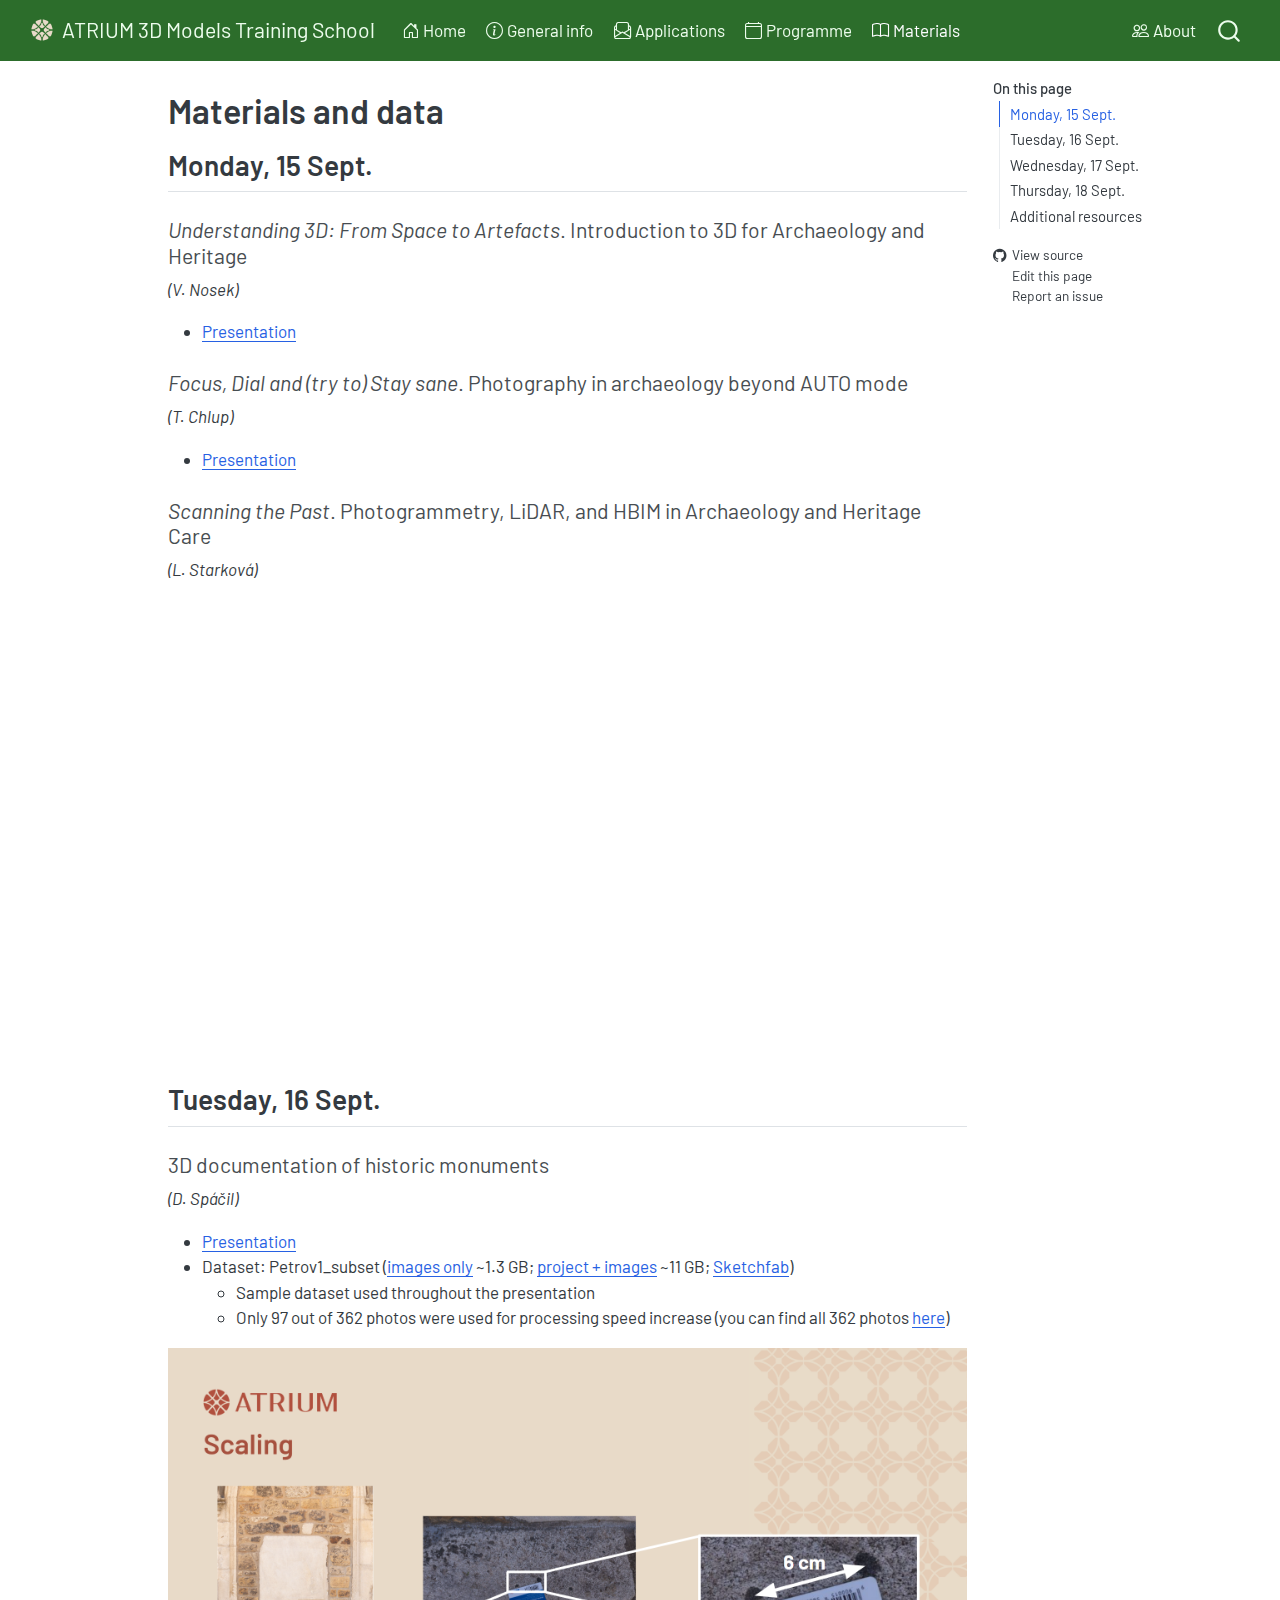
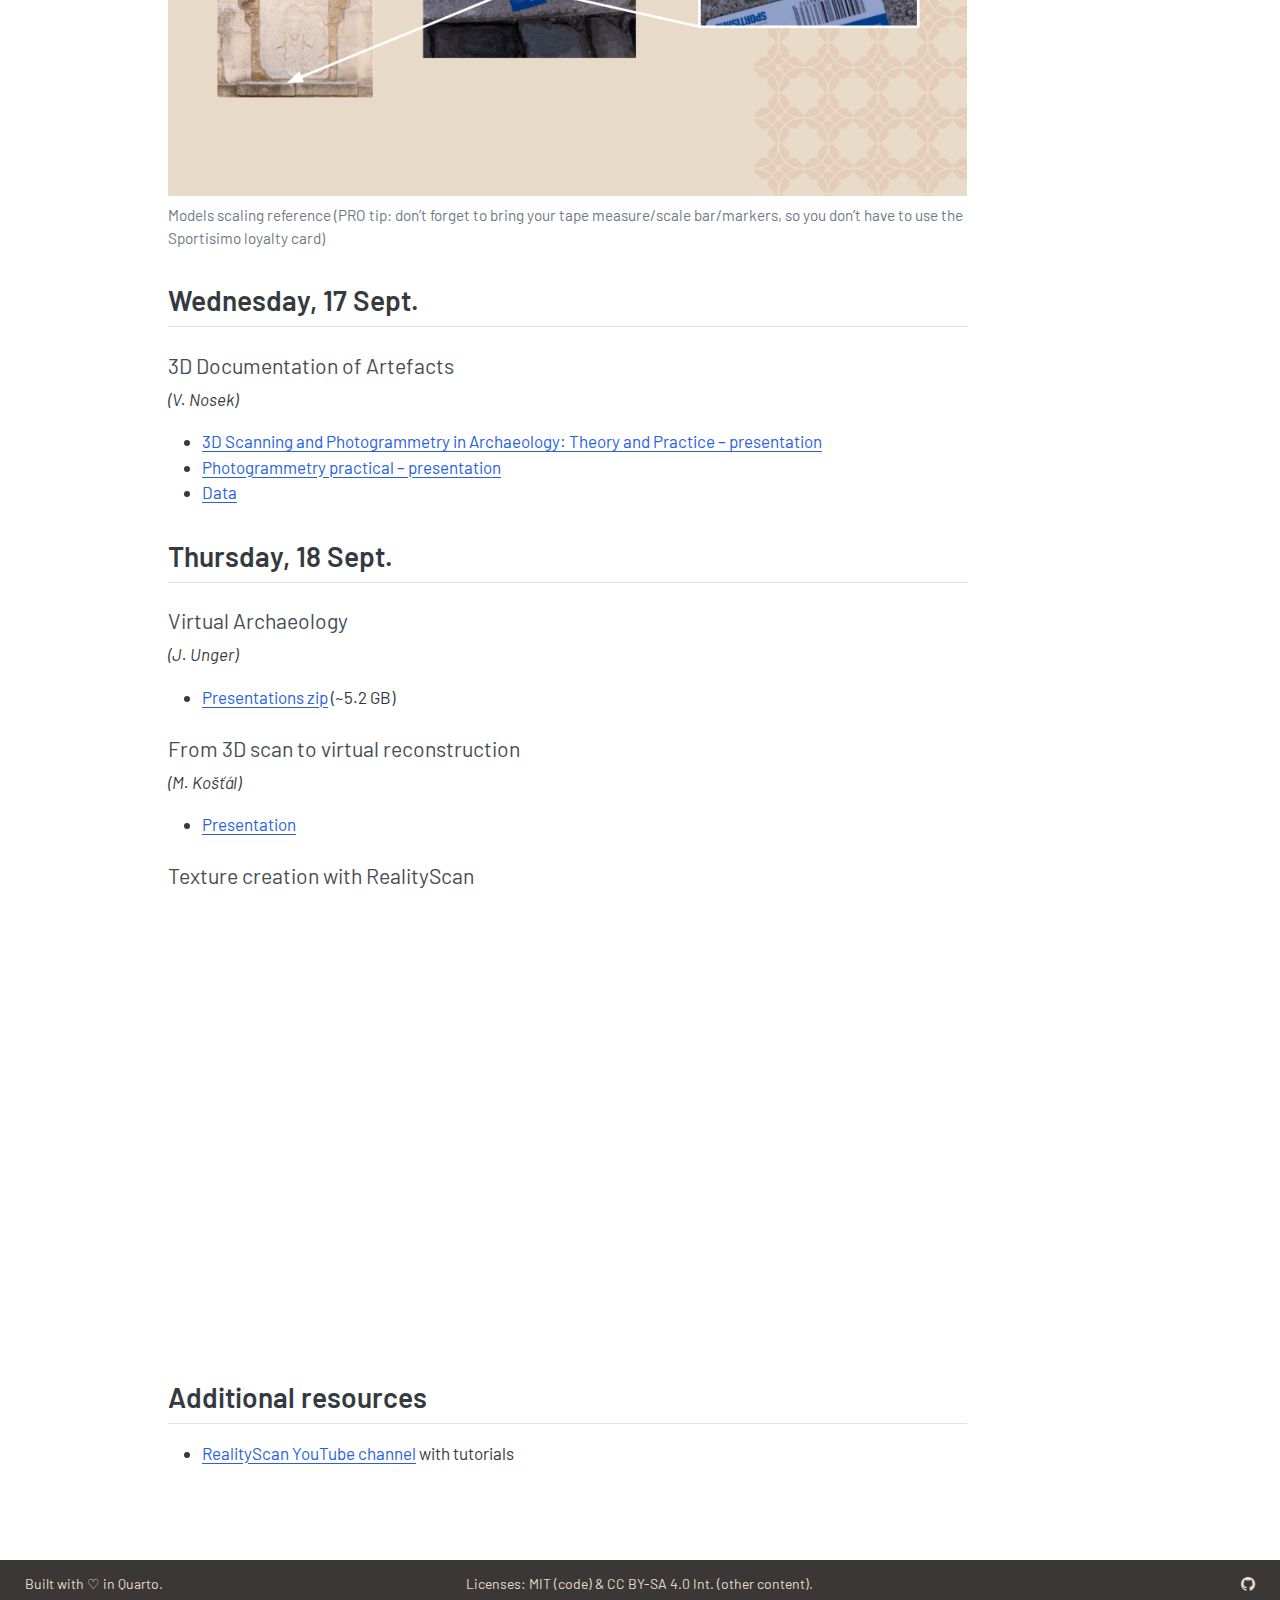
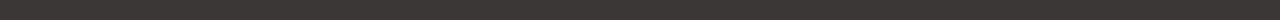
<file: materials.html>
<!DOCTYPE html>
<html xmlns="http://www.w3.org/1999/xhtml" lang="en" xml:lang="en"><head>

<meta charset="utf-8">
<meta name="generator" content="quarto-1.6.42">

<meta name="viewport" content="width=device-width, initial-scale=1.0, user-scalable=yes">


<title>Materials and data – ATRIUM 3D Models Training School</title>
<style>
code{white-space: pre-wrap;}
span.smallcaps{font-variant: small-caps;}
div.columns{display: flex; gap: min(4vw, 1.5em);}
div.column{flex: auto; overflow-x: auto;}
div.hanging-indent{margin-left: 1.5em; text-indent: -1.5em;}
ul.task-list{list-style: none;}
ul.task-list li input[type="checkbox"] {
  width: 0.8em;
  margin: 0 0.8em 0.2em -1em; /* quarto-specific, see https://github.com/quarto-dev/quarto-cli/issues/4556 */ 
  vertical-align: middle;
}
</style>


<script src="site_libs/quarto-nav/quarto-nav.js"></script>
<script src="site_libs/clipboard/clipboard.min.js"></script>
<script src="site_libs/quarto-search/autocomplete.umd.js"></script>
<script src="site_libs/quarto-search/fuse.min.js"></script>
<script src="site_libs/quarto-search/quarto-search.js"></script>
<meta name="quarto:offset" content="./">
<script src="site_libs/quarto-html/quarto.js"></script>
<script src="site_libs/quarto-html/popper.min.js"></script>
<script src="site_libs/quarto-html/tippy.umd.min.js"></script>
<script src="site_libs/quarto-html/anchor.min.js"></script>
<link href="site_libs/quarto-html/tippy.css" rel="stylesheet">
<link href="site_libs/quarto-html/quarto-syntax-highlighting-2f5df379a58b258e96c21c0638c20c03.css" rel="stylesheet" id="quarto-text-highlighting-styles">
<script src="site_libs/bootstrap/bootstrap.min.js"></script>
<link href="site_libs/bootstrap/bootstrap-icons.css" rel="stylesheet">
<link href="site_libs/bootstrap/bootstrap-ee923056fdda72fcc11fca112241bcdf.min.css" rel="stylesheet" append-hash="true" id="quarto-bootstrap" data-mode="light">
<script id="quarto-search-options" type="application/json">{
  "location": "navbar",
  "copy-button": false,
  "collapse-after": 3,
  "panel-placement": "end",
  "type": "overlay",
  "limit": 50,
  "keyboard-shortcut": [
    "f",
    "/",
    "s"
  ],
  "show-item-context": false,
  "language": {
    "search-no-results-text": "No results",
    "search-matching-documents-text": "matching documents",
    "search-copy-link-title": "Copy link to search",
    "search-hide-matches-text": "Hide additional matches",
    "search-more-match-text": "more match in this document",
    "search-more-matches-text": "more matches in this document",
    "search-clear-button-title": "Clear",
    "search-text-placeholder": "",
    "search-detached-cancel-button-title": "Cancel",
    "search-submit-button-title": "Submit",
    "search-label": "Search"
  }
}</script>
<link href="https://fonts.googleapis.com/css2?family=Barlow:ital,wght@0,100;0,200;0,300;0,400;0,500;0,600;0,700;0,800;0,900;1,100;1,200;1,300;1,400;1,500;1,600;1,700;1,800;1,900&amp;display=swap" rel="stylesheet">


<link rel="stylesheet" href="styles.css">
</head>

<body class="nav-fixed">

<div id="quarto-search-results"></div>
  <header id="quarto-header" class="headroom fixed-top">
    <nav class="navbar navbar-expand-lg " data-bs-theme="dark">
      <div class="navbar-container container-fluid">
      <div class="navbar-brand-container mx-auto">
    <a href="./index.html" class="navbar-brand navbar-brand-logo">
    <img src="./figs/BrandmarkSunbleached.png" alt="" class="navbar-logo">
    </a>
    <a class="navbar-brand" href="./index.html">
    <span class="navbar-title">ATRIUM 3D Models Training School</span>
    </a>
  </div>
            <div id="quarto-search" class="" title="Search"></div>
          <button class="navbar-toggler" type="button" data-bs-toggle="collapse" data-bs-target="#navbarCollapse" aria-controls="navbarCollapse" role="menu" aria-expanded="false" aria-label="Toggle navigation" onclick="if (window.quartoToggleHeadroom) { window.quartoToggleHeadroom(); }">
  <span class="navbar-toggler-icon"></span>
</button>
          <div class="collapse navbar-collapse" id="navbarCollapse">
            <ul class="navbar-nav navbar-nav-scroll me-auto">
  <li class="nav-item">
    <a class="nav-link" href="./index.html"> <i class="bi bi-house-door" role="img">
</i> 
<span class="menu-text">Home</span></a>
  </li>  
  <li class="nav-item">
    <a class="nav-link" href="./info.html"> <i class="bi bi-info-circle" role="img">
</i> 
<span class="menu-text">General info</span></a>
  </li>  
  <li class="nav-item">
    <a class="nav-link" href="./applications.html"> <i class="bi bi-envelope-paper" role="img">
</i> 
<span class="menu-text">Applications</span></a>
  </li>  
  <li class="nav-item">
    <a class="nav-link" href="./programme.html"> <i class="bi bi-calendar4" role="img">
</i> 
<span class="menu-text">Programme</span></a>
  </li>  
  <li class="nav-item">
    <a class="nav-link active" href="./materials.html" aria-current="page"> <i class="bi bi-book" role="img">
</i> 
<span class="menu-text">Materials</span></a>
  </li>  
</ul>
            <ul class="navbar-nav navbar-nav-scroll ms-auto">
  <li class="nav-item">
    <a class="nav-link" href="./about.html"> <i class="bi bi-people" role="img">
</i> 
<span class="menu-text">About</span></a>
  </li>  
</ul>
          </div> <!-- /navcollapse -->
            <div class="quarto-navbar-tools">
</div>
      </div> <!-- /container-fluid -->
    </nav>
</header>
<!-- content -->
<div id="quarto-content" class="quarto-container page-columns page-rows-contents page-layout-article page-navbar">
<!-- sidebar -->
<!-- margin-sidebar -->
    <div id="quarto-margin-sidebar" class="sidebar margin-sidebar">
        <nav id="TOC" role="doc-toc" class="toc-active">
    <h2 id="toc-title">On this page</h2>
   
  <ul>
  <li><a href="#monday-15-sept." id="toc-monday-15-sept." class="nav-link active" data-scroll-target="#monday-15-sept.">Monday, 15 Sept.</a></li>
  <li><a href="#tuesday-16-sept." id="toc-tuesday-16-sept." class="nav-link" data-scroll-target="#tuesday-16-sept.">Tuesday, 16 Sept.</a></li>
  <li><a href="#wednesday-17-sept." id="toc-wednesday-17-sept." class="nav-link" data-scroll-target="#wednesday-17-sept.">Wednesday, 17 Sept.</a></li>
  <li><a href="#thursday-18-sept." id="toc-thursday-18-sept." class="nav-link" data-scroll-target="#thursday-18-sept.">Thursday, 18 Sept.</a></li>
  <li><a href="#additional-resources" id="toc-additional-resources" class="nav-link" data-scroll-target="#additional-resources">Additional resources</a></li>
  </ul>
<div class="toc-actions"><ul><li><a href="https://github.com/arup-cas/atrium-school3d/blob/main/materials.qmd" class="toc-action"><i class="bi bi-github"></i>View source</a></li><li><a href="https://github.com/arup-cas/atrium-school3d/edit/main/materials.qmd" class="toc-action"><i class="bi empty"></i>Edit this page</a></li><li><a href="https://github.com/arup-cas/atrium-school3d/issues/new" class="toc-action"><i class="bi empty"></i>Report an issue</a></li></ul></div></nav>
    </div>
<!-- main -->
<main class="content" id="quarto-document-content">

<header id="title-block-header" class="quarto-title-block default">
<div class="quarto-title">
<h1 class="title">Materials and data</h1>
</div>



<div class="quarto-title-meta">

    
  
    
  </div>
  


</header>


<section id="monday-15-sept." class="level2">
<h2 class="anchored" data-anchor-id="monday-15-sept.">Monday, 15 Sept.</h2>
<section id="understanding-3d-from-space-to-artefacts.-introduction-to-3d-for-archaeology-and-heritage" class="level4">
<h4 class="anchored" data-anchor-id="understanding-3d-from-space-to-artefacts.-introduction-to-3d-for-archaeology-and-heritage"><em>Understanding 3D: From Space to Artefacts</em>. Introduction to 3D for Archaeology and Heritage</h4>
<p><em>(V. Nosek)</em></p>
<ul>
<li><a href="https://docs.google.com/presentation/d/1CZqxuOK1-8AXO6Rt2NNl2ijVAoOc4xdu/edit?usp=sharing&amp;ouid=105203881160814331075&amp;rtpof=true&amp;sd=true">Presentation</a></li>
</ul>
</section>
<section id="focus-dial-and-try-to-stay-sane.-photography-in-archaeology-beyond-auto-mode" class="level4">
<h4 class="anchored" data-anchor-id="focus-dial-and-try-to-stay-sane.-photography-in-archaeology-beyond-auto-mode"><em>Focus, Dial and (try to) Stay sane</em>. Photography in archaeology beyond AUTO mode</h4>
<p><em>(T. Chlup)</em></p>
<ul>
<li><a href="https://docs.google.com/presentation/d/1V6DoAY2A8qDP2a-tzQPR47pQY7el0frr6xf4ZSMOkxQ/edit?usp=sharing">Presentation</a></li>
</ul>
</section>
<section id="scanning-the-past.-photogrammetry-lidar-and-hbim-in-archaeology-and-heritage-care" class="level4">
<h4 class="anchored" data-anchor-id="scanning-the-past.-photogrammetry-lidar-and-hbim-in-archaeology-and-heritage-care"><em>Scanning the Past</em>. Photogrammetry, LiDAR, and HBIM in Archaeology and Heritage Care</h4>
<p><em>(L. Starková)</em></p>
<div class="quarto-video ratio ratio-16x9"><iframe data-external="1" src="https://www.youtube.com/embed/vsP7oYA0Z6c" title="" frameborder="0" allow="accelerometer; autoplay; clipboard-write; encrypted-media; gyroscope; picture-in-picture" allowfullscreen=""></iframe></div>
</section>
</section>
<section id="tuesday-16-sept." class="level2">
<h2 class="anchored" data-anchor-id="tuesday-16-sept.">Tuesday, 16 Sept.</h2>
<section id="d-documentation-of-historic-monuments" class="level4">
<h4 class="anchored" data-anchor-id="d-documentation-of-historic-monuments">3D documentation of historic monuments</h4>
<p><em>(D. Spáčil)</em></p>
<ul>
<li><a href="https://docs.google.com/presentation/d/1y_fQC3R8ok1O75jx28aq2rDXIE7gpRepzB6RkcJbyBE/edit?slide=id.p#slide=id.p">Presentation</a></li>
<li>Dataset: Petrov1_subset (<a href="https://drive.google.com/file/d/1pVFbqa67kfBq8kDbxKYS-qhVpJq76qwx/view?usp=sharing">images only</a> ~1.3 GB; <a href="https://drive.google.com/file/d/1izm_ZqTLCtTDt07t5LXhmZFOXDyi9Cwu/view?usp=sharing">project + images</a> ~11 GB; <a href="https://sketchfab.com/3d-models/petrov1-subset--cut-2e5eea10077d4661b8ae6bfa7a16b455">Sketchfab</a>)
<ul>
<li>Sample dataset used throughout the presentation</li>
<li>Only 97 out of 362 photos were used for processing speed increase (you can find all 362 photos <a href="https://drive.google.com/drive/folders/1qQ7qBAnWT-Kfl777oudALCr7qmOtILZl?usp=sharing">here</a>)</li>
</ul></li>
</ul>
<div class="quarto-figure quarto-figure-center">
<figure class="figure">
<p><img src="figs/scaling.png" class="img-fluid figure-img"></p>
<figcaption>Models scaling reference (PRO tip: don’t forget to bring your tape measure/scale bar/markers, so you don’t have to use the Sportisimo loyalty card)</figcaption>
</figure>
</div>
</section>
</section>
<section id="wednesday-17-sept." class="level2">
<h2 class="anchored" data-anchor-id="wednesday-17-sept.">Wednesday, 17 Sept.</h2>
<section id="d-documentation-of-artefacts" class="level4">
<h4 class="anchored" data-anchor-id="d-documentation-of-artefacts">3D Documentation of Artefacts</h4>
<p><em>(V. Nosek)</em></p>
<ul>
<li><a href="https://docs.google.com/presentation/d/1IHL41SsEZLWB1zM2745DaRn_E60uHTWX/edit?usp=sharing&amp;ouid=105203881160814331075&amp;rtpof=true&amp;sd=true">3D Scanning and Photogrammetry in Archaeology: Theory and Practice – presentation</a></li>
<li><a href="https://docs.google.com/presentation/d/1hRycJCZHOxB130kU-Ijs6T_Ck3H8WxRL/edit?usp=sharing&amp;rtpof=true&amp;sd=true">Photogrammetry practical – presentation</a></li>
<li><a href="https://drive.google.com/file/d/1TRnM3OE8JWx9Pw0rJzmAvlB7bW1e552M/view?usp=sharing">Data</a></li>
</ul>
</section>
</section>
<section id="thursday-18-sept." class="level2">
<h2 class="anchored" data-anchor-id="thursday-18-sept.">Thursday, 18 Sept.</h2>
<section id="virtual-archaeology" class="level4">
<h4 class="anchored" data-anchor-id="virtual-archaeology">Virtual Archaeology</h4>
<p><em>(J. Unger)</em></p>
<ul>
<li><a href="https://drive.google.com/file/d/1WqVUBVMqEYrCpf1a7buO55MrFA_gNKqT/view?usp=sharing">Presentations zip</a> (~5.2 GB)</li>
</ul>
</section>
<section id="from-3d-scan-to-virtual-reconstruction" class="level4">
<h4 class="anchored" data-anchor-id="from-3d-scan-to-virtual-reconstruction">From 3D scan to virtual reconstruction</h4>
<p><em>(M. Košťál)</em></p>
<ul>
<li><a href="https://docs.google.com/presentation/d/1oQU1cEDKKvLCveYmUYccWLWlmZoE5FQ3/edit?usp=sharing&amp;ouid=105203881160814331075&amp;rtpof=true&amp;sd=true">Presentation</a></li>
</ul>
</section>
<section id="texture-creation-with-realityscan" class="level4">
<h4 class="anchored" data-anchor-id="texture-creation-with-realityscan">Texture creation with RealityScan</h4>
<div class="quarto-video ratio ratio-16x9"><iframe data-external="1" src="https://www.youtube.com/embed/00eHKPaaoRo" title="RealityCapture Tutorial: Making Seamless Texture From Scans" frameborder="0" allow="accelerometer; autoplay; clipboard-write; encrypted-media; gyroscope; picture-in-picture" allowfullscreen=""></iframe></div>
<!--

## Friday, 19 Sept.

-->
</section>
</section>
<section id="additional-resources" class="level2">
<h2 class="anchored" data-anchor-id="additional-resources">Additional resources</h2>
<ul>
<li><a href="https://www.youtube.com/playlist?list=PL56jeA0rCS3LWuahdfIFWp1d0WDuEKVqe">RealityScan YouTube channel</a> with tutorials</li>
</ul>


</section>

</main> <!-- /main -->
<script id="quarto-html-after-body" type="application/javascript">
window.document.addEventListener("DOMContentLoaded", function (event) {
  const toggleBodyColorMode = (bsSheetEl) => {
    const mode = bsSheetEl.getAttribute("data-mode");
    const bodyEl = window.document.querySelector("body");
    if (mode === "dark") {
      bodyEl.classList.add("quarto-dark");
      bodyEl.classList.remove("quarto-light");
    } else {
      bodyEl.classList.add("quarto-light");
      bodyEl.classList.remove("quarto-dark");
    }
  }
  const toggleBodyColorPrimary = () => {
    const bsSheetEl = window.document.querySelector("link#quarto-bootstrap");
    if (bsSheetEl) {
      toggleBodyColorMode(bsSheetEl);
    }
  }
  toggleBodyColorPrimary();  
  const icon = "";
  const anchorJS = new window.AnchorJS();
  anchorJS.options = {
    placement: 'right',
    icon: icon
  };
  anchorJS.add('.anchored');
  const isCodeAnnotation = (el) => {
    for (const clz of el.classList) {
      if (clz.startsWith('code-annotation-')) {                     
        return true;
      }
    }
    return false;
  }
  const onCopySuccess = function(e) {
    // button target
    const button = e.trigger;
    // don't keep focus
    button.blur();
    // flash "checked"
    button.classList.add('code-copy-button-checked');
    var currentTitle = button.getAttribute("title");
    button.setAttribute("title", "Copied!");
    let tooltip;
    if (window.bootstrap) {
      button.setAttribute("data-bs-toggle", "tooltip");
      button.setAttribute("data-bs-placement", "left");
      button.setAttribute("data-bs-title", "Copied!");
      tooltip = new bootstrap.Tooltip(button, 
        { trigger: "manual", 
          customClass: "code-copy-button-tooltip",
          offset: [0, -8]});
      tooltip.show();    
    }
    setTimeout(function() {
      if (tooltip) {
        tooltip.hide();
        button.removeAttribute("data-bs-title");
        button.removeAttribute("data-bs-toggle");
        button.removeAttribute("data-bs-placement");
      }
      button.setAttribute("title", currentTitle);
      button.classList.remove('code-copy-button-checked');
    }, 1000);
    // clear code selection
    e.clearSelection();
  }
  const getTextToCopy = function(trigger) {
      const codeEl = trigger.previousElementSibling.cloneNode(true);
      for (const childEl of codeEl.children) {
        if (isCodeAnnotation(childEl)) {
          childEl.remove();
        }
      }
      return codeEl.innerText;
  }
  const clipboard = new window.ClipboardJS('.code-copy-button:not([data-in-quarto-modal])', {
    text: getTextToCopy
  });
  clipboard.on('success', onCopySuccess);
  if (window.document.getElementById('quarto-embedded-source-code-modal')) {
    const clipboardModal = new window.ClipboardJS('.code-copy-button[data-in-quarto-modal]', {
      text: getTextToCopy,
      container: window.document.getElementById('quarto-embedded-source-code-modal')
    });
    clipboardModal.on('success', onCopySuccess);
  }
    var localhostRegex = new RegExp(/^(?:http|https):\/\/localhost\:?[0-9]*\//);
    var mailtoRegex = new RegExp(/^mailto:/);
      var filterRegex = new RegExp("https:\/\/ARUP-CAS\.github\.io\/atrium-school3d\/");
    var isInternal = (href) => {
        return filterRegex.test(href) || localhostRegex.test(href) || mailtoRegex.test(href);
    }
    // Inspect non-navigation links and adorn them if external
 	var links = window.document.querySelectorAll('a[href]:not(.nav-link):not(.navbar-brand):not(.toc-action):not(.sidebar-link):not(.sidebar-item-toggle):not(.pagination-link):not(.no-external):not([aria-hidden]):not(.dropdown-item):not(.quarto-navigation-tool):not(.about-link)');
    for (var i=0; i<links.length; i++) {
      const link = links[i];
      if (!isInternal(link.href)) {
        // undo the damage that might have been done by quarto-nav.js in the case of
        // links that we want to consider external
        if (link.dataset.originalHref !== undefined) {
          link.href = link.dataset.originalHref;
        }
          // target, if specified
          link.setAttribute("target", "_blank");
          if (link.getAttribute("rel") === null) {
            link.setAttribute("rel", "noopener");
          }
      }
    }
  function tippyHover(el, contentFn, onTriggerFn, onUntriggerFn) {
    const config = {
      allowHTML: true,
      maxWidth: 500,
      delay: 100,
      arrow: false,
      appendTo: function(el) {
          return el.parentElement;
      },
      interactive: true,
      interactiveBorder: 10,
      theme: 'quarto',
      placement: 'bottom-start',
    };
    if (contentFn) {
      config.content = contentFn;
    }
    if (onTriggerFn) {
      config.onTrigger = onTriggerFn;
    }
    if (onUntriggerFn) {
      config.onUntrigger = onUntriggerFn;
    }
    window.tippy(el, config); 
  }
  const noterefs = window.document.querySelectorAll('a[role="doc-noteref"]');
  for (var i=0; i<noterefs.length; i++) {
    const ref = noterefs[i];
    tippyHover(ref, function() {
      // use id or data attribute instead here
      let href = ref.getAttribute('data-footnote-href') || ref.getAttribute('href');
      try { href = new URL(href).hash; } catch {}
      const id = href.replace(/^#\/?/, "");
      const note = window.document.getElementById(id);
      if (note) {
        return note.innerHTML;
      } else {
        return "";
      }
    });
  }
  const xrefs = window.document.querySelectorAll('a.quarto-xref');
  const processXRef = (id, note) => {
    // Strip column container classes
    const stripColumnClz = (el) => {
      el.classList.remove("page-full", "page-columns");
      if (el.children) {
        for (const child of el.children) {
          stripColumnClz(child);
        }
      }
    }
    stripColumnClz(note)
    if (id === null || id.startsWith('sec-')) {
      // Special case sections, only their first couple elements
      const container = document.createElement("div");
      if (note.children && note.children.length > 2) {
        container.appendChild(note.children[0].cloneNode(true));
        for (let i = 1; i < note.children.length; i++) {
          const child = note.children[i];
          if (child.tagName === "P" && child.innerText === "") {
            continue;
          } else {
            container.appendChild(child.cloneNode(true));
            break;
          }
        }
        if (window.Quarto?.typesetMath) {
          window.Quarto.typesetMath(container);
        }
        return container.innerHTML
      } else {
        if (window.Quarto?.typesetMath) {
          window.Quarto.typesetMath(note);
        }
        return note.innerHTML;
      }
    } else {
      // Remove any anchor links if they are present
      const anchorLink = note.querySelector('a.anchorjs-link');
      if (anchorLink) {
        anchorLink.remove();
      }
      if (window.Quarto?.typesetMath) {
        window.Quarto.typesetMath(note);
      }
      if (note.classList.contains("callout")) {
        return note.outerHTML;
      } else {
        return note.innerHTML;
      }
    }
  }
  for (var i=0; i<xrefs.length; i++) {
    const xref = xrefs[i];
    tippyHover(xref, undefined, function(instance) {
      instance.disable();
      let url = xref.getAttribute('href');
      let hash = undefined; 
      if (url.startsWith('#')) {
        hash = url;
      } else {
        try { hash = new URL(url).hash; } catch {}
      }
      if (hash) {
        const id = hash.replace(/^#\/?/, "");
        const note = window.document.getElementById(id);
        if (note !== null) {
          try {
            const html = processXRef(id, note.cloneNode(true));
            instance.setContent(html);
          } finally {
            instance.enable();
            instance.show();
          }
        } else {
          // See if we can fetch this
          fetch(url.split('#')[0])
          .then(res => res.text())
          .then(html => {
            const parser = new DOMParser();
            const htmlDoc = parser.parseFromString(html, "text/html");
            const note = htmlDoc.getElementById(id);
            if (note !== null) {
              const html = processXRef(id, note);
              instance.setContent(html);
            } 
          }).finally(() => {
            instance.enable();
            instance.show();
          });
        }
      } else {
        // See if we can fetch a full url (with no hash to target)
        // This is a special case and we should probably do some content thinning / targeting
        fetch(url)
        .then(res => res.text())
        .then(html => {
          const parser = new DOMParser();
          const htmlDoc = parser.parseFromString(html, "text/html");
          const note = htmlDoc.querySelector('main.content');
          if (note !== null) {
            // This should only happen for chapter cross references
            // (since there is no id in the URL)
            // remove the first header
            if (note.children.length > 0 && note.children[0].tagName === "HEADER") {
              note.children[0].remove();
            }
            const html = processXRef(null, note);
            instance.setContent(html);
          } 
        }).finally(() => {
          instance.enable();
          instance.show();
        });
      }
    }, function(instance) {
    });
  }
      let selectedAnnoteEl;
      const selectorForAnnotation = ( cell, annotation) => {
        let cellAttr = 'data-code-cell="' + cell + '"';
        let lineAttr = 'data-code-annotation="' +  annotation + '"';
        const selector = 'span[' + cellAttr + '][' + lineAttr + ']';
        return selector;
      }
      const selectCodeLines = (annoteEl) => {
        const doc = window.document;
        const targetCell = annoteEl.getAttribute("data-target-cell");
        const targetAnnotation = annoteEl.getAttribute("data-target-annotation");
        const annoteSpan = window.document.querySelector(selectorForAnnotation(targetCell, targetAnnotation));
        const lines = annoteSpan.getAttribute("data-code-lines").split(",");
        const lineIds = lines.map((line) => {
          return targetCell + "-" + line;
        })
        let top = null;
        let height = null;
        let parent = null;
        if (lineIds.length > 0) {
            //compute the position of the single el (top and bottom and make a div)
            const el = window.document.getElementById(lineIds[0]);
            top = el.offsetTop;
            height = el.offsetHeight;
            parent = el.parentElement.parentElement;
          if (lineIds.length > 1) {
            const lastEl = window.document.getElementById(lineIds[lineIds.length - 1]);
            const bottom = lastEl.offsetTop + lastEl.offsetHeight;
            height = bottom - top;
          }
          if (top !== null && height !== null && parent !== null) {
            // cook up a div (if necessary) and position it 
            let div = window.document.getElementById("code-annotation-line-highlight");
            if (div === null) {
              div = window.document.createElement("div");
              div.setAttribute("id", "code-annotation-line-highlight");
              div.style.position = 'absolute';
              parent.appendChild(div);
            }
            div.style.top = top - 2 + "px";
            div.style.height = height + 4 + "px";
            div.style.left = 0;
            let gutterDiv = window.document.getElementById("code-annotation-line-highlight-gutter");
            if (gutterDiv === null) {
              gutterDiv = window.document.createElement("div");
              gutterDiv.setAttribute("id", "code-annotation-line-highlight-gutter");
              gutterDiv.style.position = 'absolute';
              const codeCell = window.document.getElementById(targetCell);
              const gutter = codeCell.querySelector('.code-annotation-gutter');
              gutter.appendChild(gutterDiv);
            }
            gutterDiv.style.top = top - 2 + "px";
            gutterDiv.style.height = height + 4 + "px";
          }
          selectedAnnoteEl = annoteEl;
        }
      };
      const unselectCodeLines = () => {
        const elementsIds = ["code-annotation-line-highlight", "code-annotation-line-highlight-gutter"];
        elementsIds.forEach((elId) => {
          const div = window.document.getElementById(elId);
          if (div) {
            div.remove();
          }
        });
        selectedAnnoteEl = undefined;
      };
        // Handle positioning of the toggle
    window.addEventListener(
      "resize",
      throttle(() => {
        elRect = undefined;
        if (selectedAnnoteEl) {
          selectCodeLines(selectedAnnoteEl);
        }
      }, 10)
    );
    function throttle(fn, ms) {
    let throttle = false;
    let timer;
      return (...args) => {
        if(!throttle) { // first call gets through
            fn.apply(this, args);
            throttle = true;
        } else { // all the others get throttled
            if(timer) clearTimeout(timer); // cancel #2
            timer = setTimeout(() => {
              fn.apply(this, args);
              timer = throttle = false;
            }, ms);
        }
      };
    }
      // Attach click handler to the DT
      const annoteDls = window.document.querySelectorAll('dt[data-target-cell]');
      for (const annoteDlNode of annoteDls) {
        annoteDlNode.addEventListener('click', (event) => {
          const clickedEl = event.target;
          if (clickedEl !== selectedAnnoteEl) {
            unselectCodeLines();
            const activeEl = window.document.querySelector('dt[data-target-cell].code-annotation-active');
            if (activeEl) {
              activeEl.classList.remove('code-annotation-active');
            }
            selectCodeLines(clickedEl);
            clickedEl.classList.add('code-annotation-active');
          } else {
            // Unselect the line
            unselectCodeLines();
            clickedEl.classList.remove('code-annotation-active');
          }
        });
      }
  const findCites = (el) => {
    const parentEl = el.parentElement;
    if (parentEl) {
      const cites = parentEl.dataset.cites;
      if (cites) {
        return {
          el,
          cites: cites.split(' ')
        };
      } else {
        return findCites(el.parentElement)
      }
    } else {
      return undefined;
    }
  };
  var bibliorefs = window.document.querySelectorAll('a[role="doc-biblioref"]');
  for (var i=0; i<bibliorefs.length; i++) {
    const ref = bibliorefs[i];
    const citeInfo = findCites(ref);
    if (citeInfo) {
      tippyHover(citeInfo.el, function() {
        var popup = window.document.createElement('div');
        citeInfo.cites.forEach(function(cite) {
          var citeDiv = window.document.createElement('div');
          citeDiv.classList.add('hanging-indent');
          citeDiv.classList.add('csl-entry');
          var biblioDiv = window.document.getElementById('ref-' + cite);
          if (biblioDiv) {
            citeDiv.innerHTML = biblioDiv.innerHTML;
          }
          popup.appendChild(citeDiv);
        });
        return popup.innerHTML;
      });
    }
  }
});
</script>
</div> <!-- /content -->
<footer class="footer">
  <div class="nav-footer">
    <div class="nav-footer-left">
      <ul class="footer-items list-unstyled">
    <li class="nav-item">
    <a class="nav-link" href="https://www.quarto.org/">
<p>Built with ♡ in Quarto.</p>
</a>
  </li>  
</ul>
    </div>   
    <div class="nav-footer-center">
      <ul class="footer-items list-unstyled">
    <li class="nav-item">
 Licenses: MIT (code) &amp; CC BY-SA 4.0 Int. (other content).
  </li>  
</ul>
    <div class="toc-actions d-sm-block d-md-none"><ul><li><a href="https://github.com/arup-cas/atrium-school3d/blob/main/materials.qmd" class="toc-action"><i class="bi bi-github"></i>View source</a></li><li><a href="https://github.com/arup-cas/atrium-school3d/edit/main/materials.qmd" class="toc-action"><i class="bi empty"></i>Edit this page</a></li><li><a href="https://github.com/arup-cas/atrium-school3d/issues/new" class="toc-action"><i class="bi empty"></i>Report an issue</a></li></ul></div></div>
    <div class="nav-footer-right">
      <ul class="footer-items list-unstyled">
    <li class="nav-item compact">
    <a class="nav-link" href="https://github.com/arup-cas/atrium-school3d">
      <i class="bi bi-github" role="img">
</i> 
    </a>
  </li>  
</ul>
    </div>
  </div>
</footer>




</body></html>
</file>
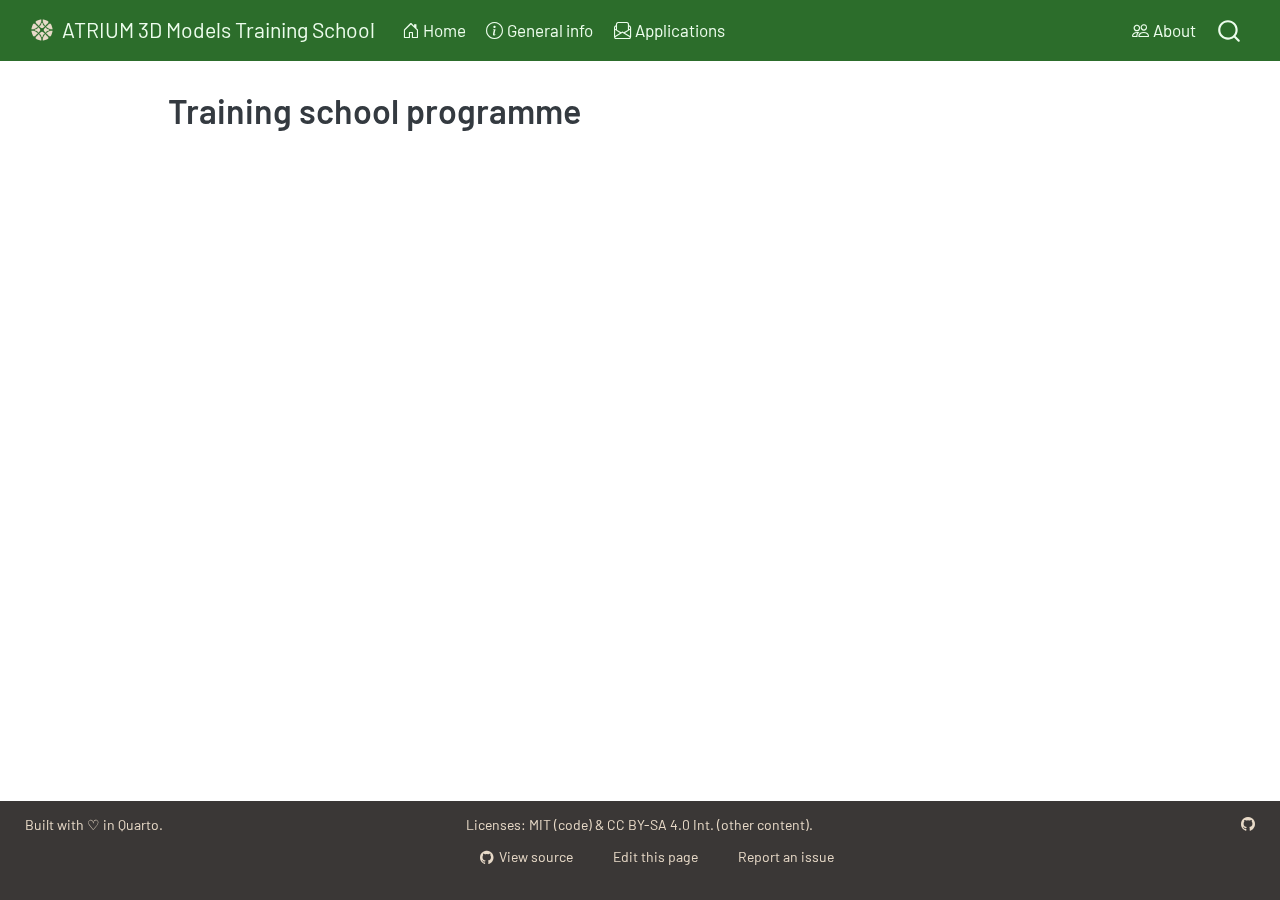
<file: programme.html>
<!DOCTYPE html>
<html xmlns="http://www.w3.org/1999/xhtml" lang="en" xml:lang="en"><head>

<meta charset="utf-8">
<meta name="generator" content="quarto-1.6.42">

<meta name="viewport" content="width=device-width, initial-scale=1.0, user-scalable=yes">


<title>Training school programme – ATRIUM 3D Models Training School</title>
<style>
code{white-space: pre-wrap;}
span.smallcaps{font-variant: small-caps;}
div.columns{display: flex; gap: min(4vw, 1.5em);}
div.column{flex: auto; overflow-x: auto;}
div.hanging-indent{margin-left: 1.5em; text-indent: -1.5em;}
ul.task-list{list-style: none;}
ul.task-list li input[type="checkbox"] {
  width: 0.8em;
  margin: 0 0.8em 0.2em -1em; /* quarto-specific, see https://github.com/quarto-dev/quarto-cli/issues/4556 */ 
  vertical-align: middle;
}
</style>


<script src="site_libs/quarto-nav/quarto-nav.js"></script>
<script src="site_libs/clipboard/clipboard.min.js"></script>
<script src="site_libs/quarto-search/autocomplete.umd.js"></script>
<script src="site_libs/quarto-search/fuse.min.js"></script>
<script src="site_libs/quarto-search/quarto-search.js"></script>
<meta name="quarto:offset" content="./">
<script src="site_libs/quarto-html/quarto.js"></script>
<script src="site_libs/quarto-html/popper.min.js"></script>
<script src="site_libs/quarto-html/tippy.umd.min.js"></script>
<script src="site_libs/quarto-html/anchor.min.js"></script>
<link href="site_libs/quarto-html/tippy.css" rel="stylesheet">
<link href="site_libs/quarto-html/quarto-syntax-highlighting-2f5df379a58b258e96c21c0638c20c03.css" rel="stylesheet" id="quarto-text-highlighting-styles">
<script src="site_libs/bootstrap/bootstrap.min.js"></script>
<link href="site_libs/bootstrap/bootstrap-icons.css" rel="stylesheet">
<link href="site_libs/bootstrap/bootstrap-ee923056fdda72fcc11fca112241bcdf.min.css" rel="stylesheet" append-hash="true" id="quarto-bootstrap" data-mode="light">
<script id="quarto-search-options" type="application/json">{
  "location": "navbar",
  "copy-button": false,
  "collapse-after": 3,
  "panel-placement": "end",
  "type": "overlay",
  "limit": 50,
  "keyboard-shortcut": [
    "f",
    "/",
    "s"
  ],
  "show-item-context": false,
  "language": {
    "search-no-results-text": "No results",
    "search-matching-documents-text": "matching documents",
    "search-copy-link-title": "Copy link to search",
    "search-hide-matches-text": "Hide additional matches",
    "search-more-match-text": "more match in this document",
    "search-more-matches-text": "more matches in this document",
    "search-clear-button-title": "Clear",
    "search-text-placeholder": "",
    "search-detached-cancel-button-title": "Cancel",
    "search-submit-button-title": "Submit",
    "search-label": "Search"
  }
}</script>
<link href="https://fonts.googleapis.com/css2?family=Barlow:ital,wght@0,100;0,200;0,300;0,400;0,500;0,600;0,700;0,800;0,900;1,100;1,200;1,300;1,400;1,500;1,600;1,700;1,800;1,900&amp;display=swap" rel="stylesheet">


<link rel="stylesheet" href="styles.css">
</head>

<body class="nav-fixed">

<div id="quarto-search-results"></div>
  <header id="quarto-header" class="headroom fixed-top">
    <nav class="navbar navbar-expand-lg " data-bs-theme="dark">
      <div class="navbar-container container-fluid">
      <div class="navbar-brand-container mx-auto">
    <a href="./index.html" class="navbar-brand navbar-brand-logo">
    <img src="./figs/BrandmarkSunbleached.png" alt="" class="navbar-logo">
    </a>
    <a class="navbar-brand" href="./index.html">
    <span class="navbar-title">ATRIUM 3D Models Training School</span>
    </a>
  </div>
            <div id="quarto-search" class="" title="Search"></div>
          <button class="navbar-toggler" type="button" data-bs-toggle="collapse" data-bs-target="#navbarCollapse" aria-controls="navbarCollapse" role="menu" aria-expanded="false" aria-label="Toggle navigation" onclick="if (window.quartoToggleHeadroom) { window.quartoToggleHeadroom(); }">
  <span class="navbar-toggler-icon"></span>
</button>
          <div class="collapse navbar-collapse" id="navbarCollapse">
            <ul class="navbar-nav navbar-nav-scroll me-auto">
  <li class="nav-item">
    <a class="nav-link" href="./index.html"> <i class="bi bi-house-door" role="img">
</i> 
<span class="menu-text">Home</span></a>
  </li>  
  <li class="nav-item">
    <a class="nav-link" href="./info.html"> <i class="bi bi-info-circle" role="img">
</i> 
<span class="menu-text">General info</span></a>
  </li>  
  <li class="nav-item">
    <a class="nav-link" href="./applications.html"> <i class="bi bi-envelope-paper" role="img">
</i> 
<span class="menu-text">Applications</span></a>
  </li>  
</ul>
            <ul class="navbar-nav navbar-nav-scroll ms-auto">
  <li class="nav-item">
    <a class="nav-link" href="./about.html"> <i class="bi bi-people" role="img">
</i> 
<span class="menu-text">About</span></a>
  </li>  
</ul>
          </div> <!-- /navcollapse -->
            <div class="quarto-navbar-tools">
</div>
      </div> <!-- /container-fluid -->
    </nav>
</header>
<!-- content -->
<div id="quarto-content" class="quarto-container page-columns page-rows-contents page-layout-article page-navbar">
<!-- sidebar -->
<!-- margin-sidebar -->
    <div id="quarto-margin-sidebar" class="sidebar margin-sidebar zindex-bottom">
        
    </div>
<!-- main -->
<main class="content" id="quarto-document-content">

<header id="title-block-header" class="quarto-title-block default">
<div class="quarto-title">
<h1 class="title">Training school programme</h1>
</div>



<div class="quarto-title-meta">

    
  
    
  </div>
  


</header>





</main> <!-- /main -->
<script id="quarto-html-after-body" type="application/javascript">
window.document.addEventListener("DOMContentLoaded", function (event) {
  const toggleBodyColorMode = (bsSheetEl) => {
    const mode = bsSheetEl.getAttribute("data-mode");
    const bodyEl = window.document.querySelector("body");
    if (mode === "dark") {
      bodyEl.classList.add("quarto-dark");
      bodyEl.classList.remove("quarto-light");
    } else {
      bodyEl.classList.add("quarto-light");
      bodyEl.classList.remove("quarto-dark");
    }
  }
  const toggleBodyColorPrimary = () => {
    const bsSheetEl = window.document.querySelector("link#quarto-bootstrap");
    if (bsSheetEl) {
      toggleBodyColorMode(bsSheetEl);
    }
  }
  toggleBodyColorPrimary();  
  const icon = "";
  const anchorJS = new window.AnchorJS();
  anchorJS.options = {
    placement: 'right',
    icon: icon
  };
  anchorJS.add('.anchored');
  const isCodeAnnotation = (el) => {
    for (const clz of el.classList) {
      if (clz.startsWith('code-annotation-')) {                     
        return true;
      }
    }
    return false;
  }
  const onCopySuccess = function(e) {
    // button target
    const button = e.trigger;
    // don't keep focus
    button.blur();
    // flash "checked"
    button.classList.add('code-copy-button-checked');
    var currentTitle = button.getAttribute("title");
    button.setAttribute("title", "Copied!");
    let tooltip;
    if (window.bootstrap) {
      button.setAttribute("data-bs-toggle", "tooltip");
      button.setAttribute("data-bs-placement", "left");
      button.setAttribute("data-bs-title", "Copied!");
      tooltip = new bootstrap.Tooltip(button, 
        { trigger: "manual", 
          customClass: "code-copy-button-tooltip",
          offset: [0, -8]});
      tooltip.show();    
    }
    setTimeout(function() {
      if (tooltip) {
        tooltip.hide();
        button.removeAttribute("data-bs-title");
        button.removeAttribute("data-bs-toggle");
        button.removeAttribute("data-bs-placement");
      }
      button.setAttribute("title", currentTitle);
      button.classList.remove('code-copy-button-checked');
    }, 1000);
    // clear code selection
    e.clearSelection();
  }
  const getTextToCopy = function(trigger) {
      const codeEl = trigger.previousElementSibling.cloneNode(true);
      for (const childEl of codeEl.children) {
        if (isCodeAnnotation(childEl)) {
          childEl.remove();
        }
      }
      return codeEl.innerText;
  }
  const clipboard = new window.ClipboardJS('.code-copy-button:not([data-in-quarto-modal])', {
    text: getTextToCopy
  });
  clipboard.on('success', onCopySuccess);
  if (window.document.getElementById('quarto-embedded-source-code-modal')) {
    const clipboardModal = new window.ClipboardJS('.code-copy-button[data-in-quarto-modal]', {
      text: getTextToCopy,
      container: window.document.getElementById('quarto-embedded-source-code-modal')
    });
    clipboardModal.on('success', onCopySuccess);
  }
    var localhostRegex = new RegExp(/^(?:http|https):\/\/localhost\:?[0-9]*\//);
    var mailtoRegex = new RegExp(/^mailto:/);
      var filterRegex = new RegExp("https:\/\/ARUP-CAS\.github\.io\/atrium-school3d\/");
    var isInternal = (href) => {
        return filterRegex.test(href) || localhostRegex.test(href) || mailtoRegex.test(href);
    }
    // Inspect non-navigation links and adorn them if external
 	var links = window.document.querySelectorAll('a[href]:not(.nav-link):not(.navbar-brand):not(.toc-action):not(.sidebar-link):not(.sidebar-item-toggle):not(.pagination-link):not(.no-external):not([aria-hidden]):not(.dropdown-item):not(.quarto-navigation-tool):not(.about-link)');
    for (var i=0; i<links.length; i++) {
      const link = links[i];
      if (!isInternal(link.href)) {
        // undo the damage that might have been done by quarto-nav.js in the case of
        // links that we want to consider external
        if (link.dataset.originalHref !== undefined) {
          link.href = link.dataset.originalHref;
        }
          // target, if specified
          link.setAttribute("target", "_blank");
          if (link.getAttribute("rel") === null) {
            link.setAttribute("rel", "noopener");
          }
      }
    }
  function tippyHover(el, contentFn, onTriggerFn, onUntriggerFn) {
    const config = {
      allowHTML: true,
      maxWidth: 500,
      delay: 100,
      arrow: false,
      appendTo: function(el) {
          return el.parentElement;
      },
      interactive: true,
      interactiveBorder: 10,
      theme: 'quarto',
      placement: 'bottom-start',
    };
    if (contentFn) {
      config.content = contentFn;
    }
    if (onTriggerFn) {
      config.onTrigger = onTriggerFn;
    }
    if (onUntriggerFn) {
      config.onUntrigger = onUntriggerFn;
    }
    window.tippy(el, config); 
  }
  const noterefs = window.document.querySelectorAll('a[role="doc-noteref"]');
  for (var i=0; i<noterefs.length; i++) {
    const ref = noterefs[i];
    tippyHover(ref, function() {
      // use id or data attribute instead here
      let href = ref.getAttribute('data-footnote-href') || ref.getAttribute('href');
      try { href = new URL(href).hash; } catch {}
      const id = href.replace(/^#\/?/, "");
      const note = window.document.getElementById(id);
      if (note) {
        return note.innerHTML;
      } else {
        return "";
      }
    });
  }
  const xrefs = window.document.querySelectorAll('a.quarto-xref');
  const processXRef = (id, note) => {
    // Strip column container classes
    const stripColumnClz = (el) => {
      el.classList.remove("page-full", "page-columns");
      if (el.children) {
        for (const child of el.children) {
          stripColumnClz(child);
        }
      }
    }
    stripColumnClz(note)
    if (id === null || id.startsWith('sec-')) {
      // Special case sections, only their first couple elements
      const container = document.createElement("div");
      if (note.children && note.children.length > 2) {
        container.appendChild(note.children[0].cloneNode(true));
        for (let i = 1; i < note.children.length; i++) {
          const child = note.children[i];
          if (child.tagName === "P" && child.innerText === "") {
            continue;
          } else {
            container.appendChild(child.cloneNode(true));
            break;
          }
        }
        if (window.Quarto?.typesetMath) {
          window.Quarto.typesetMath(container);
        }
        return container.innerHTML
      } else {
        if (window.Quarto?.typesetMath) {
          window.Quarto.typesetMath(note);
        }
        return note.innerHTML;
      }
    } else {
      // Remove any anchor links if they are present
      const anchorLink = note.querySelector('a.anchorjs-link');
      if (anchorLink) {
        anchorLink.remove();
      }
      if (window.Quarto?.typesetMath) {
        window.Quarto.typesetMath(note);
      }
      if (note.classList.contains("callout")) {
        return note.outerHTML;
      } else {
        return note.innerHTML;
      }
    }
  }
  for (var i=0; i<xrefs.length; i++) {
    const xref = xrefs[i];
    tippyHover(xref, undefined, function(instance) {
      instance.disable();
      let url = xref.getAttribute('href');
      let hash = undefined; 
      if (url.startsWith('#')) {
        hash = url;
      } else {
        try { hash = new URL(url).hash; } catch {}
      }
      if (hash) {
        const id = hash.replace(/^#\/?/, "");
        const note = window.document.getElementById(id);
        if (note !== null) {
          try {
            const html = processXRef(id, note.cloneNode(true));
            instance.setContent(html);
          } finally {
            instance.enable();
            instance.show();
          }
        } else {
          // See if we can fetch this
          fetch(url.split('#')[0])
          .then(res => res.text())
          .then(html => {
            const parser = new DOMParser();
            const htmlDoc = parser.parseFromString(html, "text/html");
            const note = htmlDoc.getElementById(id);
            if (note !== null) {
              const html = processXRef(id, note);
              instance.setContent(html);
            } 
          }).finally(() => {
            instance.enable();
            instance.show();
          });
        }
      } else {
        // See if we can fetch a full url (with no hash to target)
        // This is a special case and we should probably do some content thinning / targeting
        fetch(url)
        .then(res => res.text())
        .then(html => {
          const parser = new DOMParser();
          const htmlDoc = parser.parseFromString(html, "text/html");
          const note = htmlDoc.querySelector('main.content');
          if (note !== null) {
            // This should only happen for chapter cross references
            // (since there is no id in the URL)
            // remove the first header
            if (note.children.length > 0 && note.children[0].tagName === "HEADER") {
              note.children[0].remove();
            }
            const html = processXRef(null, note);
            instance.setContent(html);
          } 
        }).finally(() => {
          instance.enable();
          instance.show();
        });
      }
    }, function(instance) {
    });
  }
      let selectedAnnoteEl;
      const selectorForAnnotation = ( cell, annotation) => {
        let cellAttr = 'data-code-cell="' + cell + '"';
        let lineAttr = 'data-code-annotation="' +  annotation + '"';
        const selector = 'span[' + cellAttr + '][' + lineAttr + ']';
        return selector;
      }
      const selectCodeLines = (annoteEl) => {
        const doc = window.document;
        const targetCell = annoteEl.getAttribute("data-target-cell");
        const targetAnnotation = annoteEl.getAttribute("data-target-annotation");
        const annoteSpan = window.document.querySelector(selectorForAnnotation(targetCell, targetAnnotation));
        const lines = annoteSpan.getAttribute("data-code-lines").split(",");
        const lineIds = lines.map((line) => {
          return targetCell + "-" + line;
        })
        let top = null;
        let height = null;
        let parent = null;
        if (lineIds.length > 0) {
            //compute the position of the single el (top and bottom and make a div)
            const el = window.document.getElementById(lineIds[0]);
            top = el.offsetTop;
            height = el.offsetHeight;
            parent = el.parentElement.parentElement;
          if (lineIds.length > 1) {
            const lastEl = window.document.getElementById(lineIds[lineIds.length - 1]);
            const bottom = lastEl.offsetTop + lastEl.offsetHeight;
            height = bottom - top;
          }
          if (top !== null && height !== null && parent !== null) {
            // cook up a div (if necessary) and position it 
            let div = window.document.getElementById("code-annotation-line-highlight");
            if (div === null) {
              div = window.document.createElement("div");
              div.setAttribute("id", "code-annotation-line-highlight");
              div.style.position = 'absolute';
              parent.appendChild(div);
            }
            div.style.top = top - 2 + "px";
            div.style.height = height + 4 + "px";
            div.style.left = 0;
            let gutterDiv = window.document.getElementById("code-annotation-line-highlight-gutter");
            if (gutterDiv === null) {
              gutterDiv = window.document.createElement("div");
              gutterDiv.setAttribute("id", "code-annotation-line-highlight-gutter");
              gutterDiv.style.position = 'absolute';
              const codeCell = window.document.getElementById(targetCell);
              const gutter = codeCell.querySelector('.code-annotation-gutter');
              gutter.appendChild(gutterDiv);
            }
            gutterDiv.style.top = top - 2 + "px";
            gutterDiv.style.height = height + 4 + "px";
          }
          selectedAnnoteEl = annoteEl;
        }
      };
      const unselectCodeLines = () => {
        const elementsIds = ["code-annotation-line-highlight", "code-annotation-line-highlight-gutter"];
        elementsIds.forEach((elId) => {
          const div = window.document.getElementById(elId);
          if (div) {
            div.remove();
          }
        });
        selectedAnnoteEl = undefined;
      };
        // Handle positioning of the toggle
    window.addEventListener(
      "resize",
      throttle(() => {
        elRect = undefined;
        if (selectedAnnoteEl) {
          selectCodeLines(selectedAnnoteEl);
        }
      }, 10)
    );
    function throttle(fn, ms) {
    let throttle = false;
    let timer;
      return (...args) => {
        if(!throttle) { // first call gets through
            fn.apply(this, args);
            throttle = true;
        } else { // all the others get throttled
            if(timer) clearTimeout(timer); // cancel #2
            timer = setTimeout(() => {
              fn.apply(this, args);
              timer = throttle = false;
            }, ms);
        }
      };
    }
      // Attach click handler to the DT
      const annoteDls = window.document.querySelectorAll('dt[data-target-cell]');
      for (const annoteDlNode of annoteDls) {
        annoteDlNode.addEventListener('click', (event) => {
          const clickedEl = event.target;
          if (clickedEl !== selectedAnnoteEl) {
            unselectCodeLines();
            const activeEl = window.document.querySelector('dt[data-target-cell].code-annotation-active');
            if (activeEl) {
              activeEl.classList.remove('code-annotation-active');
            }
            selectCodeLines(clickedEl);
            clickedEl.classList.add('code-annotation-active');
          } else {
            // Unselect the line
            unselectCodeLines();
            clickedEl.classList.remove('code-annotation-active');
          }
        });
      }
  const findCites = (el) => {
    const parentEl = el.parentElement;
    if (parentEl) {
      const cites = parentEl.dataset.cites;
      if (cites) {
        return {
          el,
          cites: cites.split(' ')
        };
      } else {
        return findCites(el.parentElement)
      }
    } else {
      return undefined;
    }
  };
  var bibliorefs = window.document.querySelectorAll('a[role="doc-biblioref"]');
  for (var i=0; i<bibliorefs.length; i++) {
    const ref = bibliorefs[i];
    const citeInfo = findCites(ref);
    if (citeInfo) {
      tippyHover(citeInfo.el, function() {
        var popup = window.document.createElement('div');
        citeInfo.cites.forEach(function(cite) {
          var citeDiv = window.document.createElement('div');
          citeDiv.classList.add('hanging-indent');
          citeDiv.classList.add('csl-entry');
          var biblioDiv = window.document.getElementById('ref-' + cite);
          if (biblioDiv) {
            citeDiv.innerHTML = biblioDiv.innerHTML;
          }
          popup.appendChild(citeDiv);
        });
        return popup.innerHTML;
      });
    }
  }
});
</script>
</div> <!-- /content -->
<footer class="footer">
  <div class="nav-footer">
    <div class="nav-footer-left">
      <ul class="footer-items list-unstyled">
    <li class="nav-item">
    <a class="nav-link" href="https://www.quarto.org/">
<p>Built with ♡ in Quarto.</p>
</a>
  </li>  
</ul>
    </div>   
    <div class="nav-footer-center">
      <ul class="footer-items list-unstyled">
    <li class="nav-item">
 Licenses: MIT (code) &amp; CC BY-SA 4.0 Int. (other content).
  </li>  
</ul>
    <div class="toc-actions"><ul><li><a href="https://github.com/arup-cas/atrium-school3d/blob/main/programme.qmd" class="toc-action"><i class="bi bi-github"></i>View source</a></li><li><a href="https://github.com/arup-cas/atrium-school3d/edit/main/programme.qmd" class="toc-action"><i class="bi empty"></i>Edit this page</a></li><li><a href="https://github.com/arup-cas/atrium-school3d/issues/new" class="toc-action"><i class="bi empty"></i>Report an issue</a></li></ul></div></div>
    <div class="nav-footer-right">
      <ul class="footer-items list-unstyled">
    <li class="nav-item compact">
    <a class="nav-link" href="https://github.com/arup-cas/atrium-school3d">
      <i class="bi bi-github" role="img">
</i> 
    </a>
  </li>  
</ul>
    </div>
  </div>
</footer>




</body></html>
</file>
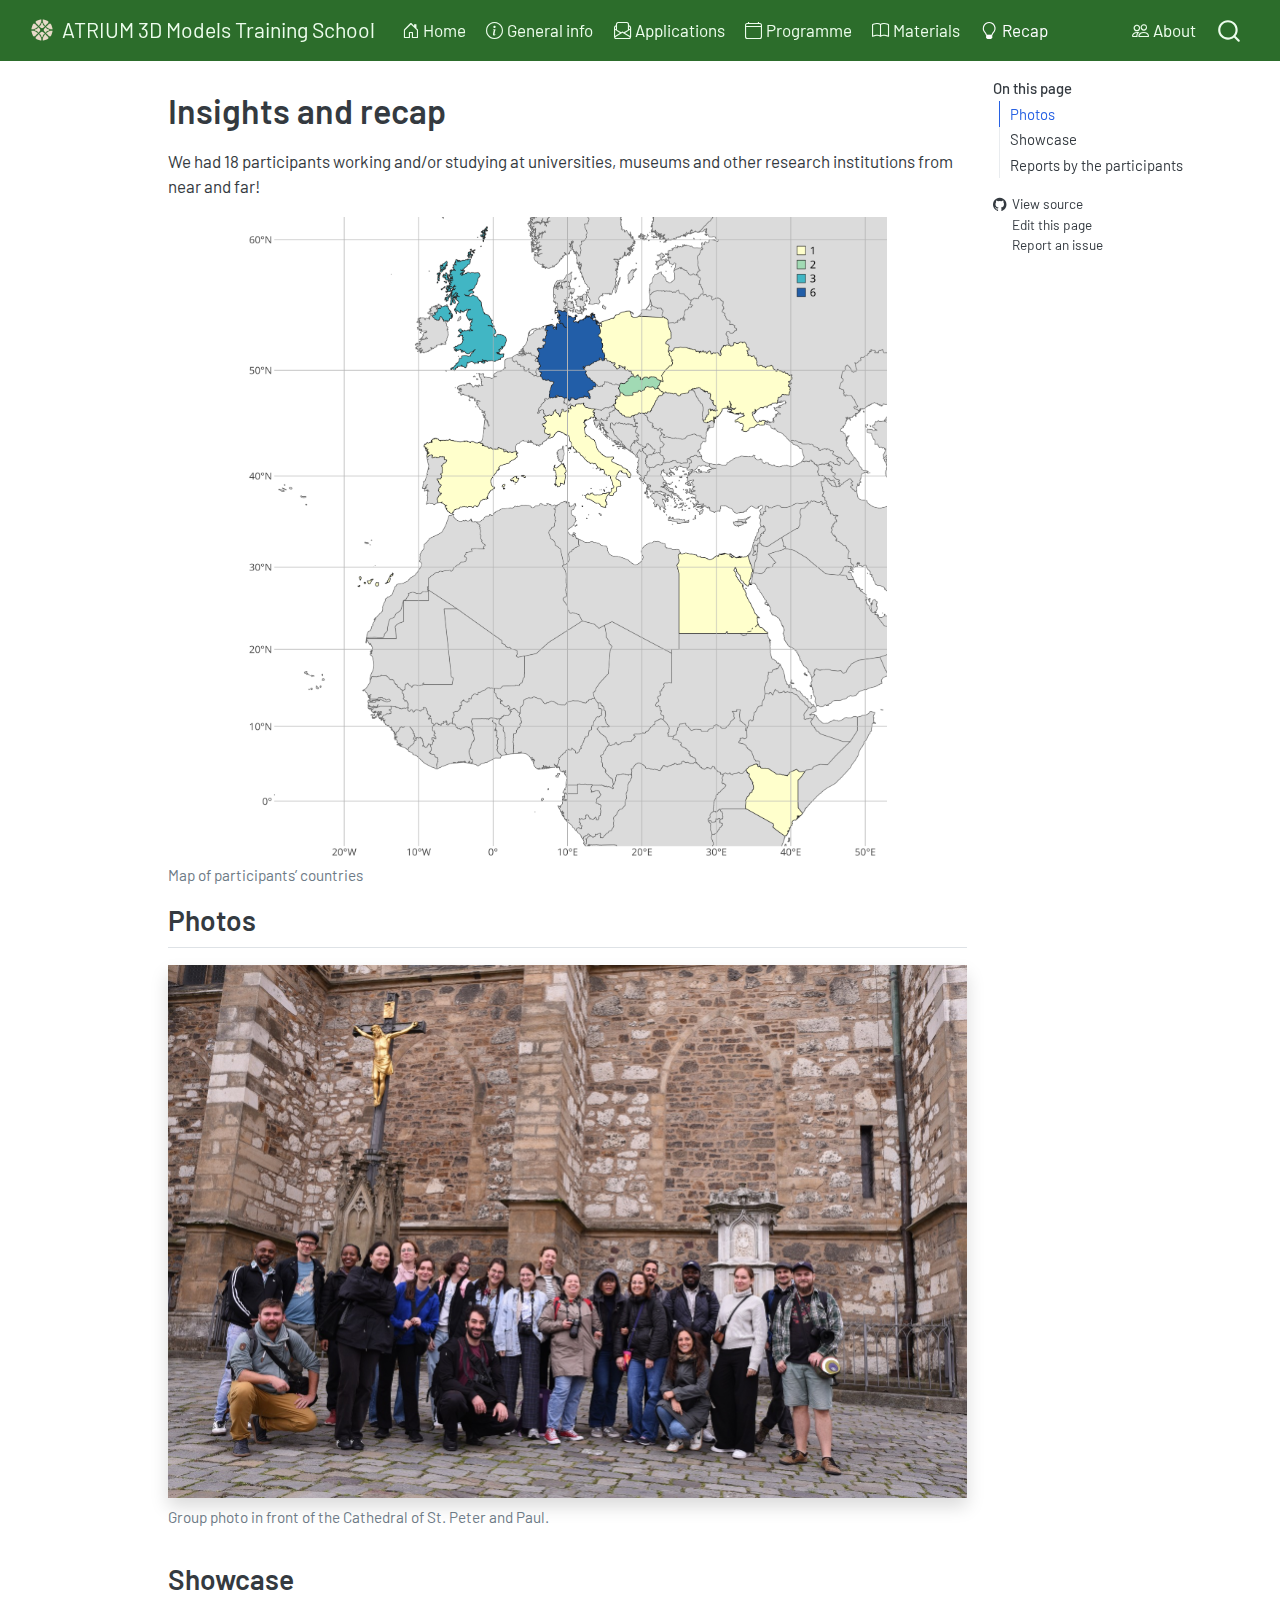
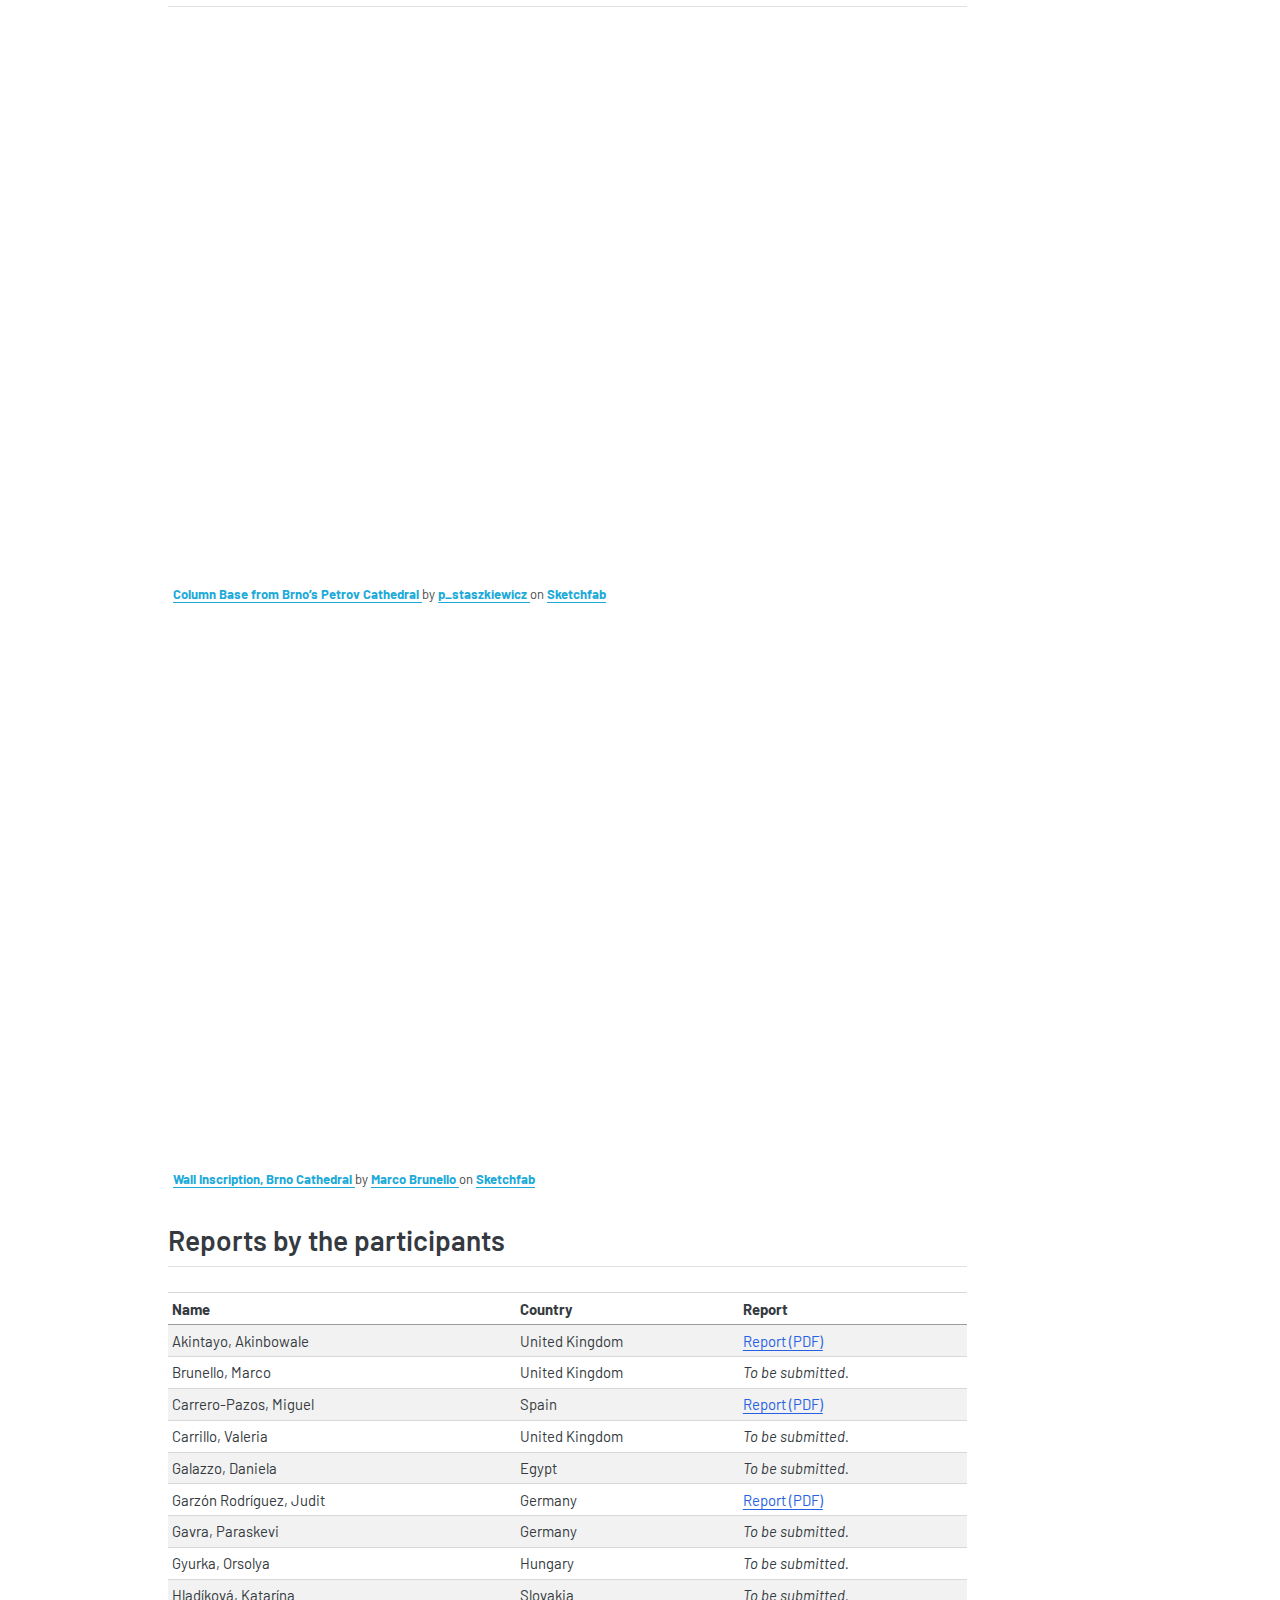
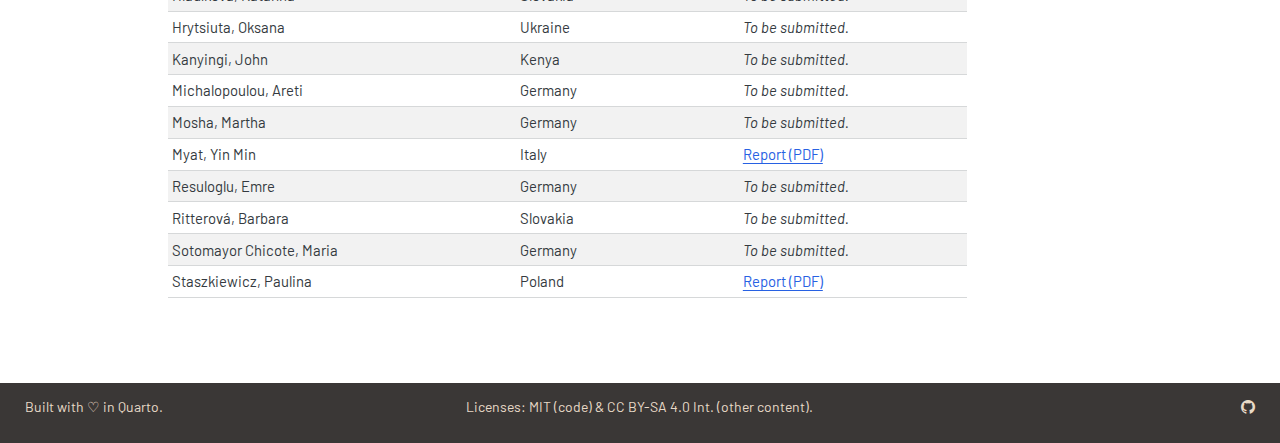
<file: report.html>
<!DOCTYPE html>
<html xmlns="http://www.w3.org/1999/xhtml" lang="en" xml:lang="en"><head>

<meta charset="utf-8">
<meta name="generator" content="quarto-1.6.42">

<meta name="viewport" content="width=device-width, initial-scale=1.0, user-scalable=yes">


<title>Insights and recap – ATRIUM 3D Models Training School</title>
<style>
code{white-space: pre-wrap;}
span.smallcaps{font-variant: small-caps;}
div.columns{display: flex; gap: min(4vw, 1.5em);}
div.column{flex: auto; overflow-x: auto;}
div.hanging-indent{margin-left: 1.5em; text-indent: -1.5em;}
ul.task-list{list-style: none;}
ul.task-list li input[type="checkbox"] {
  width: 0.8em;
  margin: 0 0.8em 0.2em -1em; /* quarto-specific, see https://github.com/quarto-dev/quarto-cli/issues/4556 */ 
  vertical-align: middle;
}
</style>


<script src="site_libs/quarto-nav/quarto-nav.js"></script>
<script src="site_libs/clipboard/clipboard.min.js"></script>
<script src="site_libs/quarto-search/autocomplete.umd.js"></script>
<script src="site_libs/quarto-search/fuse.min.js"></script>
<script src="site_libs/quarto-search/quarto-search.js"></script>
<meta name="quarto:offset" content="./">
<script src="site_libs/quarto-html/quarto.js"></script>
<script src="site_libs/quarto-html/popper.min.js"></script>
<script src="site_libs/quarto-html/tippy.umd.min.js"></script>
<script src="site_libs/quarto-html/anchor.min.js"></script>
<link href="site_libs/quarto-html/tippy.css" rel="stylesheet">
<link href="site_libs/quarto-html/quarto-syntax-highlighting-2f5df379a58b258e96c21c0638c20c03.css" rel="stylesheet" id="quarto-text-highlighting-styles">
<script src="site_libs/bootstrap/bootstrap.min.js"></script>
<link href="site_libs/bootstrap/bootstrap-icons.css" rel="stylesheet">
<link href="site_libs/bootstrap/bootstrap-ee923056fdda72fcc11fca112241bcdf.min.css" rel="stylesheet" append-hash="true" id="quarto-bootstrap" data-mode="light">
<script id="quarto-search-options" type="application/json">{
  "location": "navbar",
  "copy-button": false,
  "collapse-after": 3,
  "panel-placement": "end",
  "type": "overlay",
  "limit": 50,
  "keyboard-shortcut": [
    "f",
    "/",
    "s"
  ],
  "show-item-context": false,
  "language": {
    "search-no-results-text": "No results",
    "search-matching-documents-text": "matching documents",
    "search-copy-link-title": "Copy link to search",
    "search-hide-matches-text": "Hide additional matches",
    "search-more-match-text": "more match in this document",
    "search-more-matches-text": "more matches in this document",
    "search-clear-button-title": "Clear",
    "search-text-placeholder": "",
    "search-detached-cancel-button-title": "Cancel",
    "search-submit-button-title": "Submit",
    "search-label": "Search"
  }
}</script>
<link href="https://fonts.googleapis.com/css2?family=Barlow:ital,wght@0,100;0,200;0,300;0,400;0,500;0,600;0,700;0,800;0,900;1,100;1,200;1,300;1,400;1,500;1,600;1,700;1,800;1,900&amp;display=swap" rel="stylesheet">


<link rel="stylesheet" href="styles.css">
</head>

<body class="nav-fixed">

<div id="quarto-search-results"></div>
  <header id="quarto-header" class="headroom fixed-top">
    <nav class="navbar navbar-expand-lg " data-bs-theme="dark">
      <div class="navbar-container container-fluid">
      <div class="navbar-brand-container mx-auto">
    <a href="./index.html" class="navbar-brand navbar-brand-logo">
    <img src="./figs/BrandmarkSunbleached.png" alt="" class="navbar-logo">
    </a>
    <a class="navbar-brand" href="./index.html">
    <span class="navbar-title">ATRIUM 3D Models Training School</span>
    </a>
  </div>
            <div id="quarto-search" class="" title="Search"></div>
          <button class="navbar-toggler" type="button" data-bs-toggle="collapse" data-bs-target="#navbarCollapse" aria-controls="navbarCollapse" role="menu" aria-expanded="false" aria-label="Toggle navigation" onclick="if (window.quartoToggleHeadroom) { window.quartoToggleHeadroom(); }">
  <span class="navbar-toggler-icon"></span>
</button>
          <div class="collapse navbar-collapse" id="navbarCollapse">
            <ul class="navbar-nav navbar-nav-scroll me-auto">
  <li class="nav-item">
    <a class="nav-link" href="./index.html"> <i class="bi bi-house-door" role="img">
</i> 
<span class="menu-text">Home</span></a>
  </li>  
  <li class="nav-item">
    <a class="nav-link" href="./info.html"> <i class="bi bi-info-circle" role="img">
</i> 
<span class="menu-text">General info</span></a>
  </li>  
  <li class="nav-item">
    <a class="nav-link" href="./applications.html"> <i class="bi bi-envelope-paper" role="img">
</i> 
<span class="menu-text">Applications</span></a>
  </li>  
  <li class="nav-item">
    <a class="nav-link" href="./programme.html"> <i class="bi bi-calendar4" role="img">
</i> 
<span class="menu-text">Programme</span></a>
  </li>  
  <li class="nav-item">
    <a class="nav-link" href="./materials.html"> <i class="bi bi-book" role="img">
</i> 
<span class="menu-text">Materials</span></a>
  </li>  
  <li class="nav-item">
    <a class="nav-link active" href="./report.html" aria-current="page"> <i class="bi bi-lightbulb" role="img">
</i> 
<span class="menu-text">Recap</span></a>
  </li>  
</ul>
            <ul class="navbar-nav navbar-nav-scroll ms-auto">
  <li class="nav-item">
    <a class="nav-link" href="./about.html"> <i class="bi bi-people" role="img">
</i> 
<span class="menu-text">About</span></a>
  </li>  
</ul>
          </div> <!-- /navcollapse -->
            <div class="quarto-navbar-tools">
</div>
      </div> <!-- /container-fluid -->
    </nav>
</header>
<!-- content -->
<div id="quarto-content" class="quarto-container page-columns page-rows-contents page-layout-article page-navbar">
<!-- sidebar -->
<!-- margin-sidebar -->
    <div id="quarto-margin-sidebar" class="sidebar margin-sidebar">
        <nav id="TOC" role="doc-toc" class="toc-active">
    <h2 id="toc-title">On this page</h2>
   
  <ul>
  <li><a href="#photos" id="toc-photos" class="nav-link active" data-scroll-target="#photos">Photos</a></li>
  <li><a href="#showcase" id="toc-showcase" class="nav-link" data-scroll-target="#showcase">Showcase</a></li>
  <li><a href="#reports-by-the-participants" id="toc-reports-by-the-participants" class="nav-link" data-scroll-target="#reports-by-the-participants">Reports by the participants</a></li>
  </ul>
<div class="toc-actions"><ul><li><a href="https://github.com/arup-cas/atrium-school3d/blob/main/report.qmd" class="toc-action"><i class="bi bi-github"></i>View source</a></li><li><a href="https://github.com/arup-cas/atrium-school3d/edit/main/report.qmd" class="toc-action"><i class="bi empty"></i>Edit this page</a></li><li><a href="https://github.com/arup-cas/atrium-school3d/issues/new" class="toc-action"><i class="bi empty"></i>Report an issue</a></li></ul></div></nav>
    </div>
<!-- main -->
<main class="content" id="quarto-document-content">

<header id="title-block-header" class="quarto-title-block default">
<div class="quarto-title">
<h1 class="title">Insights and recap</h1>
</div>



<div class="quarto-title-meta">

    
  
    
  </div>
  


</header>


<p>We had 18 participants working and/or studying at universities, museums and other research institutions from near and far!</p>
<div class="quarto-figure quarto-figure-center">
<figure class="figure">
<p><img src="figs/map.png" class="img-fluid figure-img" style="width:80.0%"></p>
<figcaption>Map of participants’ countries</figcaption>
</figure>
</div>
<section id="photos" class="level2">
<h2 class="anchored" data-anchor-id="photos">Photos</h2>
<div class="quarto-figure quarto-figure-center">
<figure class="figure">
<p><img src="figs/photo01.jpg" class="shadow img-fluid figure-img"></p>
<figcaption>Group photo in front of the Cathedral of St.&nbsp;Peter and Paul.</figcaption>
</figure>
</div>
</section>
<section id="showcase" class="level2">
<h2 class="anchored" data-anchor-id="showcase">Showcase</h2>
<div class="sketchfab-embed-wrapper"> <iframe title="Column Base from Brno’s Petrov Cathedral" frameborder="0" allowfullscreen="" mozallowfullscreen="true" webkitallowfullscreen="true" allow="autoplay; fullscreen; xr-spatial-tracking" xr-spatial-tracking="" execution-while-out-of-viewport="" execution-while-not-rendered="" web-share="" src="https://sketchfab.com/models/fb0a64f849404a2e8d2a5c5f072a852a/embed" style="width: 100%; aspect-ratio: 3 / 2;"> </iframe> <p style="font-size: 13px; font-weight: normal; margin: 5px; color: #4A4A4A;"> <a href="https://sketchfab.com/3d-models/column-base-from-brnos-petrov-cathedral-fb0a64f849404a2e8d2a5c5f072a852a?utm_medium=embed&amp;utm_campaign=share-popup&amp;utm_content=fb0a64f849404a2e8d2a5c5f072a852a" target="_blank" rel="nofollow" style="font-weight: bold; color: #1CAAD9;"> Column Base from Brno’s Petrov Cathedral </a> by <a href="https://sketchfab.com/p_staszkiewicz?utm_medium=embed&amp;utm_campaign=share-popup&amp;utm_content=fb0a64f849404a2e8d2a5c5f072a852a" target="_blank" rel="nofollow" style="font-weight: bold; color: #1CAAD9;"> p_staszkiewicz </a> on <a href="https://sketchfab.com?utm_medium=embed&amp;utm_campaign=share-popup&amp;utm_content=fb0a64f849404a2e8d2a5c5f072a852a" target="_blank" rel="nofollow" style="font-weight: bold; color: #1CAAD9;">Sketchfab</a></p></div>

<div class="sketchfab-embed-wrapper"> <iframe title="Wall Inscription, Brno Cathedral" frameborder="0" allowfullscreen="" mozallowfullscreen="true" webkitallowfullscreen="true" allow="autoplay; fullscreen; xr-spatial-tracking" xr-spatial-tracking="" execution-while-out-of-viewport="" execution-while-not-rendered="" web-share="" src="https://sketchfab.com/models/86c2b0b158b04bf3a1c4a07b26caafce/embed" style="width: 100%; aspect-ratio: 3 / 2;"> </iframe> <p style="font-size: 13px; font-weight: normal; margin: 5px; color: #4A4A4A;"> <a href="https://sketchfab.com/3d-models/wall-inscription-brno-cathedral-86c2b0b158b04bf3a1c4a07b26caafce?utm_medium=embed&amp;utm_campaign=share-popup&amp;utm_content=86c2b0b158b04bf3a1c4a07b26caafce" target="_blank" rel="nofollow" style="font-weight: bold; color: #1CAAD9;"> Wall Inscription, Brno Cathedral </a> by <a href="https://sketchfab.com/marcobrunello?utm_medium=embed&amp;utm_campaign=share-popup&amp;utm_content=86c2b0b158b04bf3a1c4a07b26caafce" target="_blank" rel="nofollow" style="font-weight: bold; color: #1CAAD9;"> Marco Brunello </a> on <a href="https://sketchfab.com?utm_medium=embed&amp;utm_campaign=share-popup&amp;utm_content=86c2b0b158b04bf3a1c4a07b26caafce" target="_blank" rel="nofollow" style="font-weight: bold; color: #1CAAD9;">Sketchfab</a></p></div>
</section>
<section id="reports-by-the-participants" class="level2">
<h2 class="anchored" data-anchor-id="reports-by-the-participants">Reports by the participants</h2>
<div class="cell">
<div class="cell-output-display">
<table class="caption-top table table-sm table-striped small">
<thead>
<tr class="header">
<th style="text-align: left;">Name</th>
<th style="text-align: left;">Country</th>
<th style="text-align: left;">Report</th>
</tr>
</thead>
<tbody>
<tr class="odd">
<td style="text-align: left;">Akintayo, Akinbowale</td>
<td style="text-align: left;">United Kingdom</td>
<td style="text-align: left;"><a href="reports/atRium_report_Akintayo.pdf">Report (PDF)</a></td>
</tr>
<tr class="even">
<td style="text-align: left;">Brunello, Marco</td>
<td style="text-align: left;">United Kingdom</td>
<td style="text-align: left;"><em>To be submitted.</em></td>
</tr>
<tr class="odd">
<td style="text-align: left;">Carrero-Pazos, Miguel</td>
<td style="text-align: left;">Spain</td>
<td style="text-align: left;"><a href="reports/atRium_report_Carrero-Pazos.pdf">Report (PDF)</a></td>
</tr>
<tr class="even">
<td style="text-align: left;">Carrillo, Valeria</td>
<td style="text-align: left;">United Kingdom</td>
<td style="text-align: left;"><em>To be submitted.</em></td>
</tr>
<tr class="odd">
<td style="text-align: left;">Galazzo, Daniela</td>
<td style="text-align: left;">Egypt</td>
<td style="text-align: left;"><em>To be submitted.</em></td>
</tr>
<tr class="even">
<td style="text-align: left;">Garzón Rodríguez, Judit</td>
<td style="text-align: left;">Germany</td>
<td style="text-align: left;"><a href="reports/atRium_report_GarzónRodríguez.pdf">Report (PDF)</a></td>
</tr>
<tr class="odd">
<td style="text-align: left;">Gavra, Paraskevi</td>
<td style="text-align: left;">Germany</td>
<td style="text-align: left;"><em>To be submitted.</em></td>
</tr>
<tr class="even">
<td style="text-align: left;">Gyurka, Orsolya</td>
<td style="text-align: left;">Hungary</td>
<td style="text-align: left;"><em>To be submitted.</em></td>
</tr>
<tr class="odd">
<td style="text-align: left;">Hladíková, Katarína</td>
<td style="text-align: left;">Slovakia</td>
<td style="text-align: left;"><em>To be submitted.</em></td>
</tr>
<tr class="even">
<td style="text-align: left;">Hrytsiuta, Oksana</td>
<td style="text-align: left;">Ukraine</td>
<td style="text-align: left;"><em>To be submitted.</em></td>
</tr>
<tr class="odd">
<td style="text-align: left;">Kanyingi, John</td>
<td style="text-align: left;">Kenya</td>
<td style="text-align: left;"><em>To be submitted.</em></td>
</tr>
<tr class="even">
<td style="text-align: left;">Michalopoulou, Areti</td>
<td style="text-align: left;">Germany</td>
<td style="text-align: left;"><em>To be submitted.</em></td>
</tr>
<tr class="odd">
<td style="text-align: left;">Mosha, Martha</td>
<td style="text-align: left;">Germany</td>
<td style="text-align: left;"><em>To be submitted.</em></td>
</tr>
<tr class="even">
<td style="text-align: left;">Myat, Yin Min</td>
<td style="text-align: left;">Italy</td>
<td style="text-align: left;"><a href="reports/atRium_report_Myat.pdf">Report (PDF)</a></td>
</tr>
<tr class="odd">
<td style="text-align: left;">Resuloglu, Emre</td>
<td style="text-align: left;">Germany</td>
<td style="text-align: left;"><em>To be submitted.</em></td>
</tr>
<tr class="even">
<td style="text-align: left;">Ritterová, Barbara</td>
<td style="text-align: left;">Slovakia</td>
<td style="text-align: left;"><em>To be submitted.</em></td>
</tr>
<tr class="odd">
<td style="text-align: left;">Sotomayor Chicote, Maria</td>
<td style="text-align: left;">Germany</td>
<td style="text-align: left;"><em>To be submitted.</em></td>
</tr>
<tr class="even">
<td style="text-align: left;">Staszkiewicz, Paulina</td>
<td style="text-align: left;">Poland</td>
<td style="text-align: left;"><a href="reports/atRium_report_Staszkiewicz.pdf">Report (PDF)</a></td>
</tr>
</tbody>
</table>
</div>
</div>


</section>

</main> <!-- /main -->
<script id="quarto-html-after-body" type="application/javascript">
window.document.addEventListener("DOMContentLoaded", function (event) {
  const toggleBodyColorMode = (bsSheetEl) => {
    const mode = bsSheetEl.getAttribute("data-mode");
    const bodyEl = window.document.querySelector("body");
    if (mode === "dark") {
      bodyEl.classList.add("quarto-dark");
      bodyEl.classList.remove("quarto-light");
    } else {
      bodyEl.classList.add("quarto-light");
      bodyEl.classList.remove("quarto-dark");
    }
  }
  const toggleBodyColorPrimary = () => {
    const bsSheetEl = window.document.querySelector("link#quarto-bootstrap");
    if (bsSheetEl) {
      toggleBodyColorMode(bsSheetEl);
    }
  }
  toggleBodyColorPrimary();  
  const icon = "";
  const anchorJS = new window.AnchorJS();
  anchorJS.options = {
    placement: 'right',
    icon: icon
  };
  anchorJS.add('.anchored');
  const isCodeAnnotation = (el) => {
    for (const clz of el.classList) {
      if (clz.startsWith('code-annotation-')) {                     
        return true;
      }
    }
    return false;
  }
  const onCopySuccess = function(e) {
    // button target
    const button = e.trigger;
    // don't keep focus
    button.blur();
    // flash "checked"
    button.classList.add('code-copy-button-checked');
    var currentTitle = button.getAttribute("title");
    button.setAttribute("title", "Copied!");
    let tooltip;
    if (window.bootstrap) {
      button.setAttribute("data-bs-toggle", "tooltip");
      button.setAttribute("data-bs-placement", "left");
      button.setAttribute("data-bs-title", "Copied!");
      tooltip = new bootstrap.Tooltip(button, 
        { trigger: "manual", 
          customClass: "code-copy-button-tooltip",
          offset: [0, -8]});
      tooltip.show();    
    }
    setTimeout(function() {
      if (tooltip) {
        tooltip.hide();
        button.removeAttribute("data-bs-title");
        button.removeAttribute("data-bs-toggle");
        button.removeAttribute("data-bs-placement");
      }
      button.setAttribute("title", currentTitle);
      button.classList.remove('code-copy-button-checked');
    }, 1000);
    // clear code selection
    e.clearSelection();
  }
  const getTextToCopy = function(trigger) {
      const codeEl = trigger.previousElementSibling.cloneNode(true);
      for (const childEl of codeEl.children) {
        if (isCodeAnnotation(childEl)) {
          childEl.remove();
        }
      }
      return codeEl.innerText;
  }
  const clipboard = new window.ClipboardJS('.code-copy-button:not([data-in-quarto-modal])', {
    text: getTextToCopy
  });
  clipboard.on('success', onCopySuccess);
  if (window.document.getElementById('quarto-embedded-source-code-modal')) {
    const clipboardModal = new window.ClipboardJS('.code-copy-button[data-in-quarto-modal]', {
      text: getTextToCopy,
      container: window.document.getElementById('quarto-embedded-source-code-modal')
    });
    clipboardModal.on('success', onCopySuccess);
  }
    var localhostRegex = new RegExp(/^(?:http|https):\/\/localhost\:?[0-9]*\//);
    var mailtoRegex = new RegExp(/^mailto:/);
      var filterRegex = new RegExp("https:\/\/ARUP-CAS\.github\.io\/atrium-school3d\/");
    var isInternal = (href) => {
        return filterRegex.test(href) || localhostRegex.test(href) || mailtoRegex.test(href);
    }
    // Inspect non-navigation links and adorn them if external
 	var links = window.document.querySelectorAll('a[href]:not(.nav-link):not(.navbar-brand):not(.toc-action):not(.sidebar-link):not(.sidebar-item-toggle):not(.pagination-link):not(.no-external):not([aria-hidden]):not(.dropdown-item):not(.quarto-navigation-tool):not(.about-link)');
    for (var i=0; i<links.length; i++) {
      const link = links[i];
      if (!isInternal(link.href)) {
        // undo the damage that might have been done by quarto-nav.js in the case of
        // links that we want to consider external
        if (link.dataset.originalHref !== undefined) {
          link.href = link.dataset.originalHref;
        }
          // target, if specified
          link.setAttribute("target", "_blank");
          if (link.getAttribute("rel") === null) {
            link.setAttribute("rel", "noopener");
          }
      }
    }
  function tippyHover(el, contentFn, onTriggerFn, onUntriggerFn) {
    const config = {
      allowHTML: true,
      maxWidth: 500,
      delay: 100,
      arrow: false,
      appendTo: function(el) {
          return el.parentElement;
      },
      interactive: true,
      interactiveBorder: 10,
      theme: 'quarto',
      placement: 'bottom-start',
    };
    if (contentFn) {
      config.content = contentFn;
    }
    if (onTriggerFn) {
      config.onTrigger = onTriggerFn;
    }
    if (onUntriggerFn) {
      config.onUntrigger = onUntriggerFn;
    }
    window.tippy(el, config); 
  }
  const noterefs = window.document.querySelectorAll('a[role="doc-noteref"]');
  for (var i=0; i<noterefs.length; i++) {
    const ref = noterefs[i];
    tippyHover(ref, function() {
      // use id or data attribute instead here
      let href = ref.getAttribute('data-footnote-href') || ref.getAttribute('href');
      try { href = new URL(href).hash; } catch {}
      const id = href.replace(/^#\/?/, "");
      const note = window.document.getElementById(id);
      if (note) {
        return note.innerHTML;
      } else {
        return "";
      }
    });
  }
  const xrefs = window.document.querySelectorAll('a.quarto-xref');
  const processXRef = (id, note) => {
    // Strip column container classes
    const stripColumnClz = (el) => {
      el.classList.remove("page-full", "page-columns");
      if (el.children) {
        for (const child of el.children) {
          stripColumnClz(child);
        }
      }
    }
    stripColumnClz(note)
    if (id === null || id.startsWith('sec-')) {
      // Special case sections, only their first couple elements
      const container = document.createElement("div");
      if (note.children && note.children.length > 2) {
        container.appendChild(note.children[0].cloneNode(true));
        for (let i = 1; i < note.children.length; i++) {
          const child = note.children[i];
          if (child.tagName === "P" && child.innerText === "") {
            continue;
          } else {
            container.appendChild(child.cloneNode(true));
            break;
          }
        }
        if (window.Quarto?.typesetMath) {
          window.Quarto.typesetMath(container);
        }
        return container.innerHTML
      } else {
        if (window.Quarto?.typesetMath) {
          window.Quarto.typesetMath(note);
        }
        return note.innerHTML;
      }
    } else {
      // Remove any anchor links if they are present
      const anchorLink = note.querySelector('a.anchorjs-link');
      if (anchorLink) {
        anchorLink.remove();
      }
      if (window.Quarto?.typesetMath) {
        window.Quarto.typesetMath(note);
      }
      if (note.classList.contains("callout")) {
        return note.outerHTML;
      } else {
        return note.innerHTML;
      }
    }
  }
  for (var i=0; i<xrefs.length; i++) {
    const xref = xrefs[i];
    tippyHover(xref, undefined, function(instance) {
      instance.disable();
      let url = xref.getAttribute('href');
      let hash = undefined; 
      if (url.startsWith('#')) {
        hash = url;
      } else {
        try { hash = new URL(url).hash; } catch {}
      }
      if (hash) {
        const id = hash.replace(/^#\/?/, "");
        const note = window.document.getElementById(id);
        if (note !== null) {
          try {
            const html = processXRef(id, note.cloneNode(true));
            instance.setContent(html);
          } finally {
            instance.enable();
            instance.show();
          }
        } else {
          // See if we can fetch this
          fetch(url.split('#')[0])
          .then(res => res.text())
          .then(html => {
            const parser = new DOMParser();
            const htmlDoc = parser.parseFromString(html, "text/html");
            const note = htmlDoc.getElementById(id);
            if (note !== null) {
              const html = processXRef(id, note);
              instance.setContent(html);
            } 
          }).finally(() => {
            instance.enable();
            instance.show();
          });
        }
      } else {
        // See if we can fetch a full url (with no hash to target)
        // This is a special case and we should probably do some content thinning / targeting
        fetch(url)
        .then(res => res.text())
        .then(html => {
          const parser = new DOMParser();
          const htmlDoc = parser.parseFromString(html, "text/html");
          const note = htmlDoc.querySelector('main.content');
          if (note !== null) {
            // This should only happen for chapter cross references
            // (since there is no id in the URL)
            // remove the first header
            if (note.children.length > 0 && note.children[0].tagName === "HEADER") {
              note.children[0].remove();
            }
            const html = processXRef(null, note);
            instance.setContent(html);
          } 
        }).finally(() => {
          instance.enable();
          instance.show();
        });
      }
    }, function(instance) {
    });
  }
      let selectedAnnoteEl;
      const selectorForAnnotation = ( cell, annotation) => {
        let cellAttr = 'data-code-cell="' + cell + '"';
        let lineAttr = 'data-code-annotation="' +  annotation + '"';
        const selector = 'span[' + cellAttr + '][' + lineAttr + ']';
        return selector;
      }
      const selectCodeLines = (annoteEl) => {
        const doc = window.document;
        const targetCell = annoteEl.getAttribute("data-target-cell");
        const targetAnnotation = annoteEl.getAttribute("data-target-annotation");
        const annoteSpan = window.document.querySelector(selectorForAnnotation(targetCell, targetAnnotation));
        const lines = annoteSpan.getAttribute("data-code-lines").split(",");
        const lineIds = lines.map((line) => {
          return targetCell + "-" + line;
        })
        let top = null;
        let height = null;
        let parent = null;
        if (lineIds.length > 0) {
            //compute the position of the single el (top and bottom and make a div)
            const el = window.document.getElementById(lineIds[0]);
            top = el.offsetTop;
            height = el.offsetHeight;
            parent = el.parentElement.parentElement;
          if (lineIds.length > 1) {
            const lastEl = window.document.getElementById(lineIds[lineIds.length - 1]);
            const bottom = lastEl.offsetTop + lastEl.offsetHeight;
            height = bottom - top;
          }
          if (top !== null && height !== null && parent !== null) {
            // cook up a div (if necessary) and position it 
            let div = window.document.getElementById("code-annotation-line-highlight");
            if (div === null) {
              div = window.document.createElement("div");
              div.setAttribute("id", "code-annotation-line-highlight");
              div.style.position = 'absolute';
              parent.appendChild(div);
            }
            div.style.top = top - 2 + "px";
            div.style.height = height + 4 + "px";
            div.style.left = 0;
            let gutterDiv = window.document.getElementById("code-annotation-line-highlight-gutter");
            if (gutterDiv === null) {
              gutterDiv = window.document.createElement("div");
              gutterDiv.setAttribute("id", "code-annotation-line-highlight-gutter");
              gutterDiv.style.position = 'absolute';
              const codeCell = window.document.getElementById(targetCell);
              const gutter = codeCell.querySelector('.code-annotation-gutter');
              gutter.appendChild(gutterDiv);
            }
            gutterDiv.style.top = top - 2 + "px";
            gutterDiv.style.height = height + 4 + "px";
          }
          selectedAnnoteEl = annoteEl;
        }
      };
      const unselectCodeLines = () => {
        const elementsIds = ["code-annotation-line-highlight", "code-annotation-line-highlight-gutter"];
        elementsIds.forEach((elId) => {
          const div = window.document.getElementById(elId);
          if (div) {
            div.remove();
          }
        });
        selectedAnnoteEl = undefined;
      };
        // Handle positioning of the toggle
    window.addEventListener(
      "resize",
      throttle(() => {
        elRect = undefined;
        if (selectedAnnoteEl) {
          selectCodeLines(selectedAnnoteEl);
        }
      }, 10)
    );
    function throttle(fn, ms) {
    let throttle = false;
    let timer;
      return (...args) => {
        if(!throttle) { // first call gets through
            fn.apply(this, args);
            throttle = true;
        } else { // all the others get throttled
            if(timer) clearTimeout(timer); // cancel #2
            timer = setTimeout(() => {
              fn.apply(this, args);
              timer = throttle = false;
            }, ms);
        }
      };
    }
      // Attach click handler to the DT
      const annoteDls = window.document.querySelectorAll('dt[data-target-cell]');
      for (const annoteDlNode of annoteDls) {
        annoteDlNode.addEventListener('click', (event) => {
          const clickedEl = event.target;
          if (clickedEl !== selectedAnnoteEl) {
            unselectCodeLines();
            const activeEl = window.document.querySelector('dt[data-target-cell].code-annotation-active');
            if (activeEl) {
              activeEl.classList.remove('code-annotation-active');
            }
            selectCodeLines(clickedEl);
            clickedEl.classList.add('code-annotation-active');
          } else {
            // Unselect the line
            unselectCodeLines();
            clickedEl.classList.remove('code-annotation-active');
          }
        });
      }
  const findCites = (el) => {
    const parentEl = el.parentElement;
    if (parentEl) {
      const cites = parentEl.dataset.cites;
      if (cites) {
        return {
          el,
          cites: cites.split(' ')
        };
      } else {
        return findCites(el.parentElement)
      }
    } else {
      return undefined;
    }
  };
  var bibliorefs = window.document.querySelectorAll('a[role="doc-biblioref"]');
  for (var i=0; i<bibliorefs.length; i++) {
    const ref = bibliorefs[i];
    const citeInfo = findCites(ref);
    if (citeInfo) {
      tippyHover(citeInfo.el, function() {
        var popup = window.document.createElement('div');
        citeInfo.cites.forEach(function(cite) {
          var citeDiv = window.document.createElement('div');
          citeDiv.classList.add('hanging-indent');
          citeDiv.classList.add('csl-entry');
          var biblioDiv = window.document.getElementById('ref-' + cite);
          if (biblioDiv) {
            citeDiv.innerHTML = biblioDiv.innerHTML;
          }
          popup.appendChild(citeDiv);
        });
        return popup.innerHTML;
      });
    }
  }
});
</script>
</div> <!-- /content -->
<footer class="footer">
  <div class="nav-footer">
    <div class="nav-footer-left">
      <ul class="footer-items list-unstyled">
    <li class="nav-item">
    <a class="nav-link" href="https://www.quarto.org/">
<p>Built with ♡ in Quarto.</p>
</a>
  </li>  
</ul>
    </div>   
    <div class="nav-footer-center">
      <ul class="footer-items list-unstyled">
    <li class="nav-item">
 Licenses: MIT (code) &amp; CC BY-SA 4.0 Int. (other content).
  </li>  
</ul>
    <div class="toc-actions d-sm-block d-md-none"><ul><li><a href="https://github.com/arup-cas/atrium-school3d/blob/main/report.qmd" class="toc-action"><i class="bi bi-github"></i>View source</a></li><li><a href="https://github.com/arup-cas/atrium-school3d/edit/main/report.qmd" class="toc-action"><i class="bi empty"></i>Edit this page</a></li><li><a href="https://github.com/arup-cas/atrium-school3d/issues/new" class="toc-action"><i class="bi empty"></i>Report an issue</a></li></ul></div></div>
    <div class="nav-footer-right">
      <ul class="footer-items list-unstyled">
    <li class="nav-item compact">
    <a class="nav-link" href="https://github.com/arup-cas/atrium-school3d">
      <i class="bi bi-github" role="img">
</i> 
    </a>
  </li>  
</ul>
    </div>
  </div>
</footer>




</body></html>
</file>
<file: site_libs/quarto-html/tippy.css>
.tippy-box[data-animation=fade][data-state=hidden]{opacity:0}[data-tippy-root]{max-width:calc(100vw - 10px)}.tippy-box{position:relative;background-color:#333;color:#fff;border-radius:4px;font-size:14px;line-height:1.4;white-space:normal;outline:0;transition-property:transform,visibility,opacity}.tippy-box[data-placement^=top]>.tippy-arrow{bottom:0}.tippy-box[data-placement^=top]>.tippy-arrow:before{bottom:-7px;left:0;border-width:8px 8px 0;border-top-color:initial;transform-origin:center top}.tippy-box[data-placement^=bottom]>.tippy-arrow{top:0}.tippy-box[data-placement^=bottom]>.tippy-arrow:before{top:-7px;left:0;border-width:0 8px 8px;border-bottom-color:initial;transform-origin:center bottom}.tippy-box[data-placement^=left]>.tippy-arrow{right:0}.tippy-box[data-placement^=left]>.tippy-arrow:before{border-width:8px 0 8px 8px;border-left-color:initial;right:-7px;transform-origin:center left}.tippy-box[data-placement^=right]>.tippy-arrow{left:0}.tippy-box[data-placement^=right]>.tippy-arrow:before{left:-7px;border-width:8px 8px 8px 0;border-right-color:initial;transform-origin:center right}.tippy-box[data-inertia][data-state=visible]{transition-timing-function:cubic-bezier(.54,1.5,.38,1.11)}.tippy-arrow{width:16px;height:16px;color:#333}.tippy-arrow:before{content:"";position:absolute;border-color:transparent;border-style:solid}.tippy-content{position:relative;padding:5px 9px;z-index:1}
</file>
<file: site_libs/quarto-html/quarto-syntax-highlighting-2f5df379a58b258e96c21c0638c20c03.css>
/* quarto syntax highlight colors */
:root {
  --quarto-hl-ot-color: #003B4F;
  --quarto-hl-at-color: #657422;
  --quarto-hl-ss-color: #20794D;
  --quarto-hl-an-color: #5E5E5E;
  --quarto-hl-fu-color: #4758AB;
  --quarto-hl-st-color: #20794D;
  --quarto-hl-cf-color: #003B4F;
  --quarto-hl-op-color: #5E5E5E;
  --quarto-hl-er-color: #AD0000;
  --quarto-hl-bn-color: #AD0000;
  --quarto-hl-al-color: #AD0000;
  --quarto-hl-va-color: #111111;
  --quarto-hl-bu-color: inherit;
  --quarto-hl-ex-color: inherit;
  --quarto-hl-pp-color: #AD0000;
  --quarto-hl-in-color: #5E5E5E;
  --quarto-hl-vs-color: #20794D;
  --quarto-hl-wa-color: #5E5E5E;
  --quarto-hl-do-color: #5E5E5E;
  --quarto-hl-im-color: #00769E;
  --quarto-hl-ch-color: #20794D;
  --quarto-hl-dt-color: #AD0000;
  --quarto-hl-fl-color: #AD0000;
  --quarto-hl-co-color: #5E5E5E;
  --quarto-hl-cv-color: #5E5E5E;
  --quarto-hl-cn-color: #8f5902;
  --quarto-hl-sc-color: #5E5E5E;
  --quarto-hl-dv-color: #AD0000;
  --quarto-hl-kw-color: #003B4F;
}

/* other quarto variables */
:root {
  --quarto-font-monospace: SFMono-Regular, Menlo, Monaco, Consolas, "Liberation Mono", "Courier New", monospace;
}

pre > code.sourceCode > span {
  color: #003B4F;
}

code span {
  color: #003B4F;
}

code.sourceCode > span {
  color: #003B4F;
}

div.sourceCode,
div.sourceCode pre.sourceCode {
  color: #003B4F;
}

code span.ot {
  color: #003B4F;
  font-style: inherit;
}

code span.at {
  color: #657422;
  font-style: inherit;
}

code span.ss {
  color: #20794D;
  font-style: inherit;
}

code span.an {
  color: #5E5E5E;
  font-style: inherit;
}

code span.fu {
  color: #4758AB;
  font-style: inherit;
}

code span.st {
  color: #20794D;
  font-style: inherit;
}

code span.cf {
  color: #003B4F;
  font-weight: bold;
  font-style: inherit;
}

code span.op {
  color: #5E5E5E;
  font-style: inherit;
}

code span.er {
  color: #AD0000;
  font-style: inherit;
}

code span.bn {
  color: #AD0000;
  font-style: inherit;
}

code span.al {
  color: #AD0000;
  font-style: inherit;
}

code span.va {
  color: #111111;
  font-style: inherit;
}

code span.bu {
  font-style: inherit;
}

code span.ex {
  font-style: inherit;
}

code span.pp {
  color: #AD0000;
  font-style: inherit;
}

code span.in {
  color: #5E5E5E;
  font-style: inherit;
}

code span.vs {
  color: #20794D;
  font-style: inherit;
}

code span.wa {
  color: #5E5E5E;
  font-style: italic;
}

code span.do {
  color: #5E5E5E;
  font-style: italic;
}

code span.im {
  color: #00769E;
  font-style: inherit;
}

code span.ch {
  color: #20794D;
  font-style: inherit;
}

code span.dt {
  color: #AD0000;
  font-style: inherit;
}

code span.fl {
  color: #AD0000;
  font-style: inherit;
}

code span.co {
  color: #5E5E5E;
  font-style: inherit;
}

code span.cv {
  color: #5E5E5E;
  font-style: italic;
}

code span.cn {
  color: #8f5902;
  font-style: inherit;
}

code span.sc {
  color: #5E5E5E;
  font-style: inherit;
}

code span.dv {
  color: #AD0000;
  font-style: inherit;
}

code span.kw {
  color: #003B4F;
  font-weight: bold;
  font-style: inherit;
}

.prevent-inlining {
  content: "</";
}

/*# sourceMappingURL=35eb38a806ee71ea6d2563be2308c832.css.map */
</file>
<file: styles.css>
/* css styles */

.shadow {
  drop-shadow(6px 6px)
}

.tiny {
  font-size: 42%;
}

code.sourceCode {
  font-size: 118% !important;
}

code.cellOutput {
  font-size: 108% !important;
}

.justify {
    text-align: justify;
}
</file>
<file: site_libs/quarto-contrib/academicons-1.9.2/all.css>
/*
 *  Academicons 1.9.4 by James Walsh (https://github.com/jpswalsh) and Katja Bercic (https://github.com/katjabercic)
 *  Fonts generated using FontForge - https://fontforge.org
 *  Square icons designed to be used alongside Font Awesome square icons - https://fortawesome.github.io/Font-Awesome/
 *  Licenses - Font: SIL OFL 1.1, CSS: MIT License
 */
@font-face {
  font-family: 'Academicons';
  font-style: normal;
  font-weight: 400;
  font-display: block;
  src: url('1e21o67/academicons.eot');
  src: url('1e21o67/academicons.eot') format('embedded-opentype'),
    url('1e21o67/academicons.ttf') format('truetype'),
    url('1e21o67/academicons.woff') format('woff'),
    url('1e21o67/academicons.svg') format('svg');
}

.ai {
  font-family: 'Academicons';
  font-weight: 400;
  -moz-osx-font-smoothing: grayscale;
  -webkit-font-smoothing: antialiased;
  display: inline-block;
  font-style: normal;
  font-variant: normal;
  text-rendering: auto;
  line-height: 1;
}

.ai-academia:before {
  content: "\e9af";
}

.ai-academia-square:before {
  content: "\e93d";
}

.ai-acclaim:before {
  content: "\e92e";
}

.ai-acclaim-square:before {
  content: "\e93a";
}

.ai-acm:before {
  content: "\e93c";
}

.ai-acm-square:before {
  content: "\e95d";
}

.ai-acmdl:before {
  content: "\e96a";
}

.ai-acmdl-square:before {
  content: "\e9d3";
}

.ai-ads:before {
  content: "\e9cb";
}

.ai-ads-square:before {
  content: "\e94a";
}

.ai-africarxiv:before {
  content: "\e91b";
}

.ai-africarxiv-square:before {
  content: "\e90b";
}

.ai-archive:before {
  content: "\e955";
}

.ai-archive-square:before {
  content: "\e956";
}

.ai-arxiv:before {
  content: "\e974";
}

.ai-arxiv-square:before {
  content: "\e9a6";
}

.ai-biorxiv:before {
  content: "\e9a2";
}

.ai-biorxiv-square:before {
  content: "\e98b";
}

.ai-ceur:before {
  content: "\e96d";
}

.ai-ceur-square:before {
  content: "\e92f";
}

.ai-ciencia-vitae:before {
  content: "\e912";
}

.ai-ciencia-vitae-square:before {
  content: "\e913";
}

.ai-clarivate:before {
  content: "\e924";
}

.ai-clarivate-square:before {
  content: "\e925";
}

.ai-closed-access:before {
  content: "\e942";
}

.ai-closed-access-square:before {
  content: "\e943";
}

.ai-conversation:before {
  content: "\e94c";
}

.ai-conversation-square:before {
  content: "\e915";
}

.ai-coursera:before {
  content: "\e95f";
}

.ai-coursera-square:before {
  content: "\e97f";
}

.ai-crossref:before {
  content: "\e918";
}

.ai-crossref-square:before {
  content: "\e919";
}

.ai-cv:before {
  content: "\e9a5";
}

.ai-cv-square:before {
  content: "\e90a";
}

.ai-datacite:before {
  content: "\e91c";
}

.ai-datacite-square:before {
  content: "\e91d";
}

.ai-dataverse:before {
  content: "\e9f7";
}

.ai-dataverse-square:before {
  content: "\e9e4";
}

.ai-dblp:before {
  content: "\e94f";
}

.ai-dblp-square:before {
  content: "\e93f";
}

.ai-depsy:before {
  content: "\e97a";
}

.ai-depsy-square:before {
  content: "\e94b";
}

.ai-doi:before {
  content: "\e97e";
}

.ai-doi-square:before {
  content: "\e98f";
}

.ai-dryad:before {
  content: "\e97c";
}

.ai-dryad-square:before {
  content: "\e98c";
}

.ai-elsevier:before {
  content: "\e961";
}

.ai-elsevier-square:before {
  content: "\e910";
}

.ai-figshare:before {
  content: "\e981";
}

.ai-figshare-square:before {
  content: "\e9e7";
}

.ai-google-scholar:before {
  content: "\e9d4";
}

.ai-google-scholar-square:before {
  content: "\e9f9";
}

.ai-hal:before {
  content: "\e92c";
}

.ai-hal-square:before {
  content: "\e92d";
}

.ai-hypothesis:before {
  content: "\e95a";
}

.ai-hypothesis-square:before {
  content: "\e95b";
}

.ai-ideas-repec:before {
  content: "\e9ed";
}

.ai-ideas-repec-square:before {
  content: "\e9f8";
}

.ai-ieee:before {
  content: "\e929";
}

.ai-ieee-square:before {
  content: "\e9b9";
}

.ai-impactstory:before {
  content: "\e9cf";
}

.ai-impactstory-square:before {
  content: "\e9aa";
}

.ai-inaturalist:before {
  content: "\e900";
}

.ai-inaturalist-square:before {
  content: "\e901";
}

.ai-inpn:before {
  content: "\e902";
}

.ai-inpn-square:before {
  content: "\e903";
}

.ai-inspire:before {
  content: "\e9e9";
}

.ai-inspire-square:before {
  content: "\e9fe";
}

.ai-isidore:before {
  content: "\e936";
}

.ai-isidore-square:before {
  content: "\e954";
}

.ai-isni:before {
  content: "\e957";
}

.ai-isni-square:before {
  content: "\e958";
}

.ai-jstor:before {
  content: "\e938";
}

.ai-jstor-square:before {
  content: "\e944";
}

.ai-lattes:before {
  content: "\e9b3";
}

.ai-lattes-square:before {
  content: "\e99c";
}

.ai-mathoverflow:before {
  content: "\e9f6";
}

.ai-mathoverflow-square:before {
  content: "\e97b";
}

.ai-mendeley:before {
  content: "\e9f0";
}

.ai-mendeley-square:before {
  content: "\e9f3";
}

.ai-moodle:before {
  content: "\e907";
}

.ai-moodle-square:before {
  content: "\e908";
}

.ai-mtmt:before {
  content: "\e950";
}

.ai-mtmt-square:before {
  content: "\e951";
}

.ai-nakala:before {
  content: "\e940";
}

.ai-nakala-square:before {
  content: "\e941";
}

.ai-obp:before {
  content: "\e92a";
}

.ai-obp-square:before {
  content: "\e92b";
}

.ai-open-access:before {
  content: "\e939";
}

.ai-open-access-square:before {
  content: "\e9f4";
}

.ai-open-data:before {
  content: "\e966";
}

.ai-open-data-square:before {
  content: "\e967";
}

.ai-open-materials:before {
  content: "\e968";
}

.ai-open-materials-square:before {
  content: "\e969";
}

.ai-openedition:before {
  content: "\e946";
}

.ai-openedition-square:before {
  content: "\e947";
}

.ai-orcid:before {
  content: "\e9d9";
}

.ai-orcid-square:before {
  content: "\e9c3";
}

.ai-osf:before {
  content: "\e9ef";
}

.ai-osf-square:before {
  content: "\e931";
}

.ai-overleaf:before {
  content: "\e914";
}

.ai-overleaf-square:before {
  content: "\e98d";
}

.ai-philpapers:before {
  content: "\e98a";
}

.ai-philpapers-square:before {
  content: "\e96f";
}

.ai-piazza:before {
  content: "\e99a";
}

.ai-piazza-square:before {
  content: "\e90c";
}

.ai-preregistered:before {
  content: "\e906";
}

.ai-preregistered-square:before {
  content: "\e96b";
}

.ai-protocols:before {
  content: "\e952";
}

.ai-protocols-square:before {
  content: "\e953";
}

.ai-psyarxiv:before {
  content: "\e90e";
}

.ai-psyarxiv-square:before {
  content: "\e90f";
}

.ai-publons:before {
  content: "\e937";
}

.ai-publons-square:before {
  content: "\e94e";
}

.ai-pubmed:before {
  content: "\e99f";
}

.ai-pubmed-square:before {
  content: "\e97d";
}

.ai-pubpeer:before {
  content: "\e922";
}

.ai-pubpeer-square:before {
  content: "\e923";
}

.ai-researcherid:before {
  content: "\e91a";
}

.ai-researcherid-square:before {
  content: "\e95c";
}

.ai-researchgate:before {
  content: "\e95e";
}

.ai-researchgate-square:before {
  content: "\e99e";
}

.ai-ror:before {
  content: "\e948";
}

.ai-ror-square:before {
  content: "\e949";
}

.ai-sci-hub:before {
  content: "\e959";
}

.ai-sci-hub-square:before {
  content: "\e905";
}

.ai-scirate:before {
  content: "\e98e";
}

.ai-scirate-square:before {
  content: "\e99d";
}

.ai-scopus:before {
  content: "\e91e";
}

.ai-scopus-square:before {
  content: "\e91f";
}

.ai-semantic-scholar:before {
  content: "\e96e";
}

.ai-semantic-scholar-square:before {
  content: "\e96c";
}

.ai-springer:before {
  content: "\e928";
}

.ai-springer-square:before {
  content: "\e99b";
}

.ai-ssrn:before {
  content: "\e916";
}

.ai-ssrn-square:before {
  content: "\e917";
}

.ai-stackoverflow:before {
  content: "\e920";
}

.ai-stackoverflow-square:before {
  content: "\e921";
}

.ai-viaf:before {
  content: "\e933";
}

.ai-viaf-square:before {
  content: "\e934";
}

.ai-wiley:before {
  content: "\e926";
}

.ai-wiley-square:before {
  content: "\e927";
}

.ai-zenodo:before {
  content: "\e911";
}

.ai-zotero:before {
  content: "\e962";
}

.ai-zotero-square:before {
  content: "\e932";
}

/*  Duplication of the FontAwesome style classes using 'ai' in place of 'fa'. */
.ai-lg {
  font-size: 1.33333em;
  line-height: 0.75em;
  vertical-align: -.0667em;
}

.ai-xs {
  font-size: .75em;
}

.ai-sm {
  font-size: .875em;
}

.ai-1x {
  font-size: 1em;
}

.ai-2x {
  font-size: 2em;
}

.ai-3x {
  font-size: 3em;
}

.ai-4x {
  font-size: 4em;
}

.ai-5x {
  font-size: 5em;
}

.ai-6x {
  font-size: 6em;
}

.ai-7x {
  font-size: 7em;
}

.ai-8x {
  font-size: 8em;
}

.ai-9x {
  font-size: 9em;
}

.ai-10x {
  font-size: 10em;
}

.ai-fw {
  text-align: center;
  width: 1.25em;
}

.ai-ul {
  list-style-type: none;
  margin-left: 2.5em;
  padding-left: 0;
}

.ai-ul>li {
  position: relative;
}

.ai-li {
  left: -2em;
  position: absolute;
  text-align: center;
  width: 2em;
  line-height: inherit;
}

.ai-border {
  border: solid 0.08em #eee;
  border-radius: .1em;
  padding: .2em .25em .15em;
}

.ai-pull-left {
  float: left;
}

.ai-pull-right {
  float: right;
}

.ai.ai-pull-left {
  margin-right: .3em;
}

.ai.ai-pull-right {
  margin-right: .3em;
}

.ai-stack {
  display: inline-block;
  height: 2em;
  line-height: 2em;
  position: relative;
  vertical-align: middle;
  width: 2.5em;
}

.ai-stack-1x,
.ai-stack-2x {
  left: 0;
  position: absolute;
  text-align: center;
  width: 100%;
}

.ai-stack-1x {
  line-height: inherit;
}

.ai-stack-2x {
  font-size: 2em;
}

.ai-inverse {
  color: #fff;
}
</file>
<file: site_libs/quarto-contrib/academicons-1.9.2/size.css>
.ai-tiny {
  font-size: 0.5em;
}

.ai-scriptsize {
  font-size: 0.7em;
}

.ai-footnotesize {
  font-size: 0.8em;
}

.ai-small {
  font-size: 0.9em;
}

.ai-normalsize {
  font-size: 1em;
}

.ai-large {
  font-size: 1.2em;
}

.ai-Large {
  font-size: 1.5em;
}

.ai-LARGE {
  font-size: 1.75em;
}

.ai-huge {
  font-size: 2em;
}

.ai-Huge {
  font-size: 2.5em;
}

.ai-1x {
  font-size: 1em;
}

.ai-2x {
  font-size: 2em;
}

.ai-3x {
  font-size: 3em;
}

.ai-4x {
  font-size: 4em;
}

.ai-5x {
  font-size: 5em;
}

.ai-6x {
  font-size: 6em;
}

.ai-7x {
  font-size: 7em;
}

.ai-8x {
  font-size: 8em;
}

.ai-9x {
  font-size: 9em;
}

.ai-10x {
  font-size: 10em;
}

.ai-2xs {
  font-size: 0.625em;
  line-height: 0.1em;
  vertical-align: 0.225em;
}

.ai-xs {
  font-size: 0.75em;
  line-height: 0.08333em;
  vertical-align: 0.125em;
}

.ai-sm {
  font-size: 0.875em;
  line-height: 0.07143em;
  vertical-align: 0.05357em;
}

.ai-lg {
  font-size: 1.25em;
  line-height: 0.05em;
  vertical-align: -0.075em;
}

.ai-xl {
  font-size: 1.5em;
  line-height: 0.04167em;
  vertical-align: -0.125em;
}

.ai-2xl {
  font-size: 2em;
  line-height: 0.03125em;
  vertical-align: -0.1875em;
}
</file>
